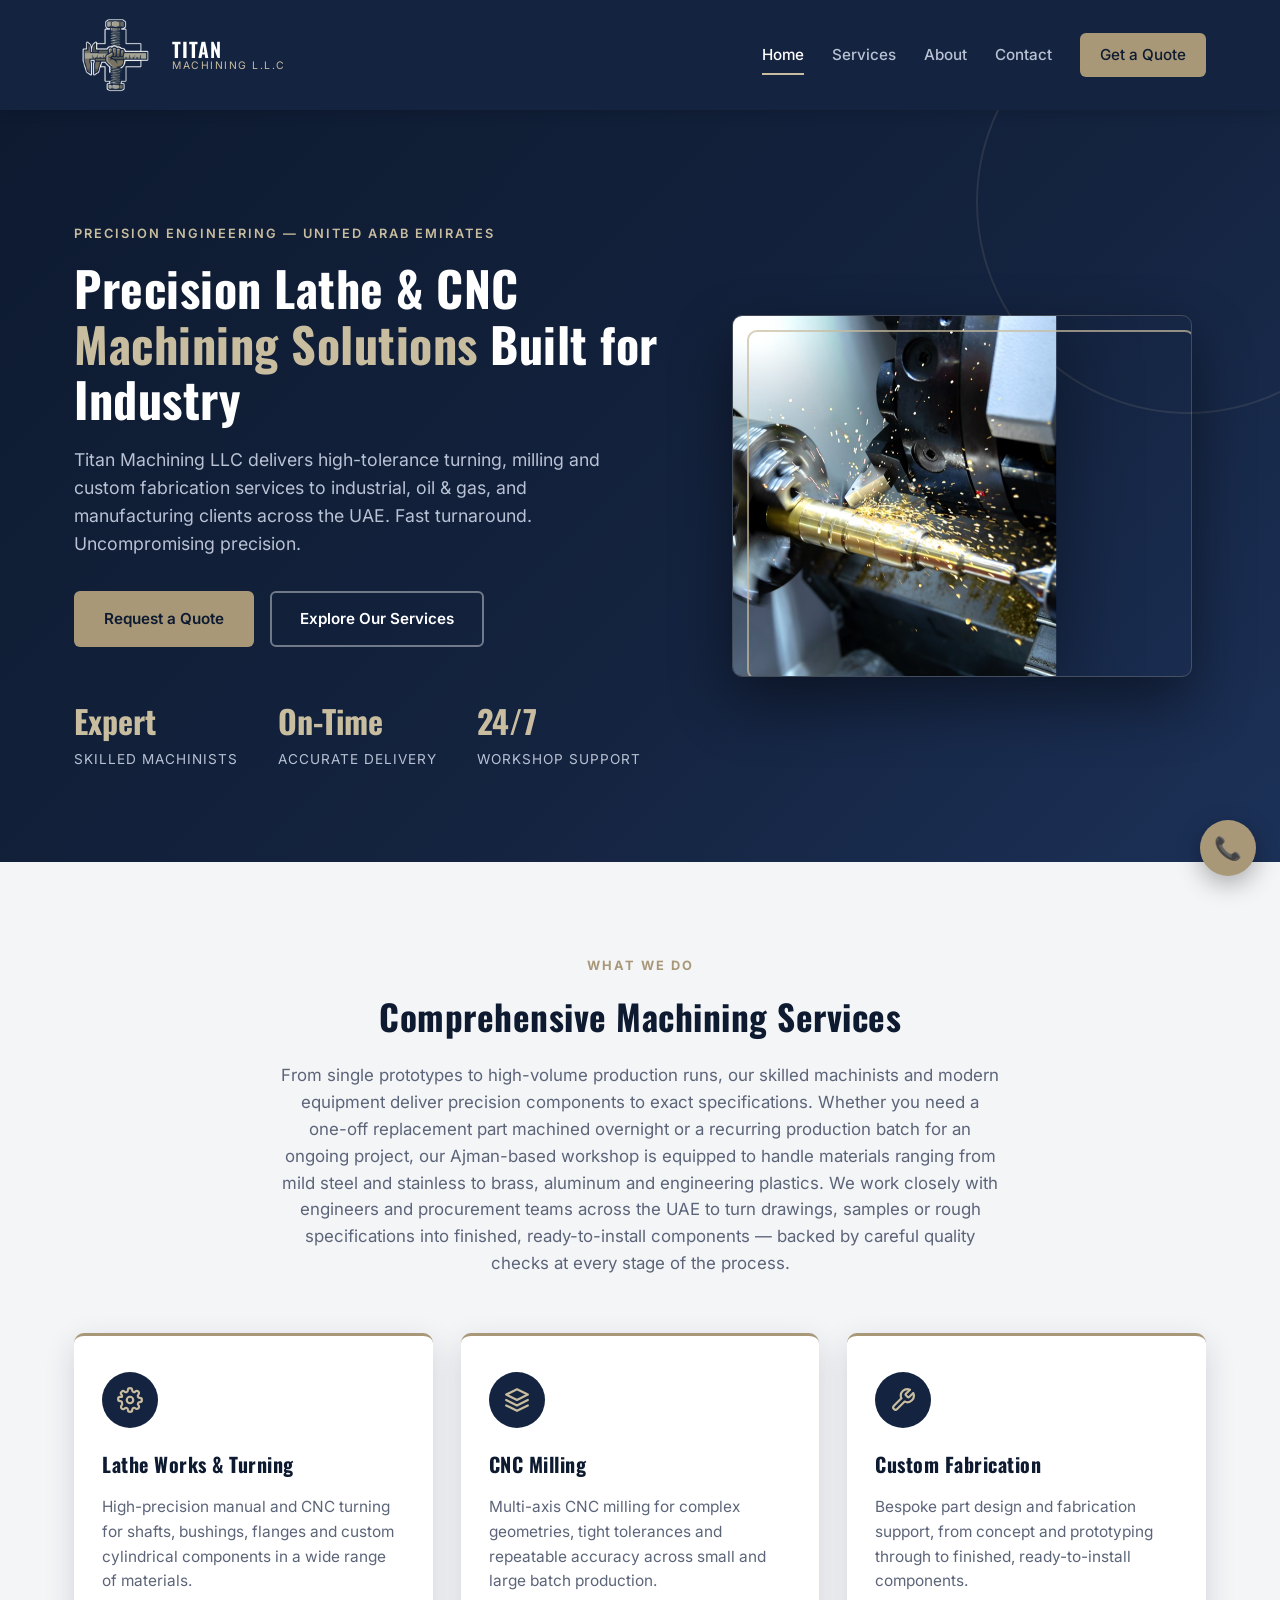
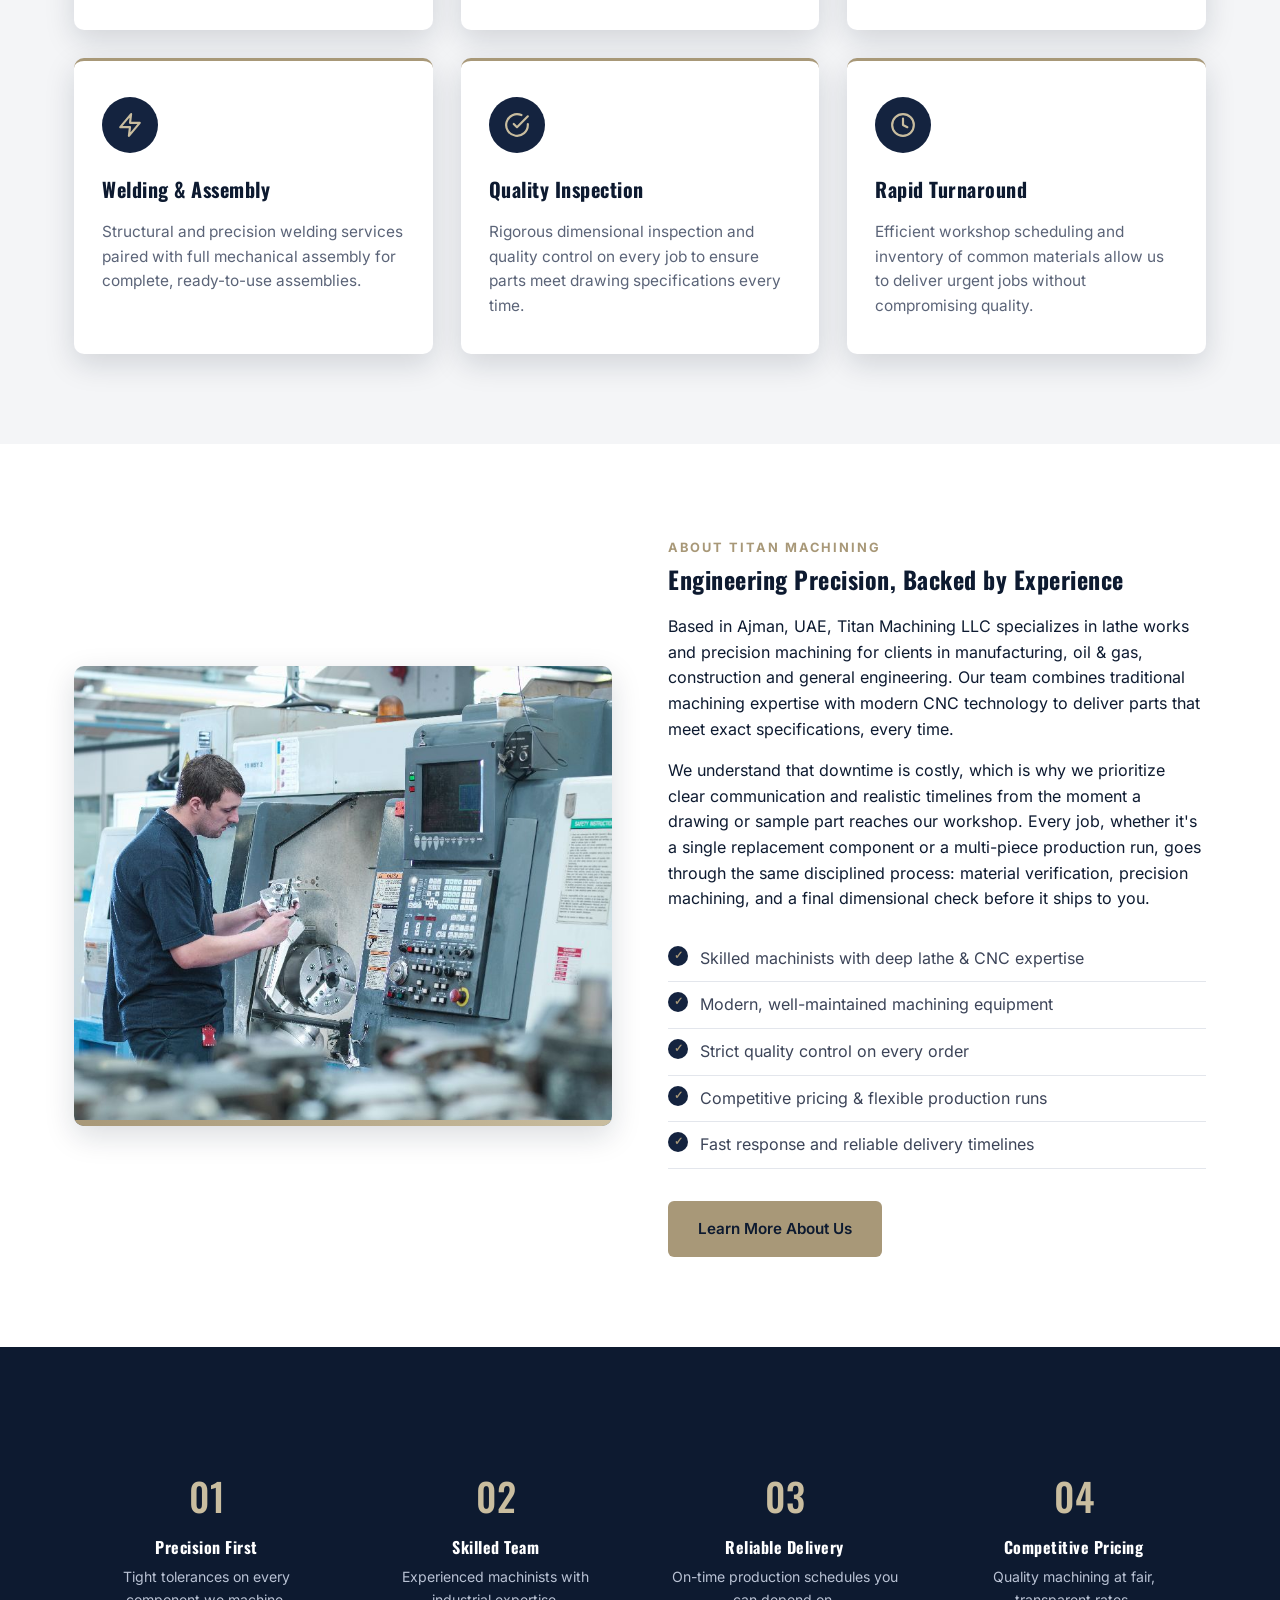
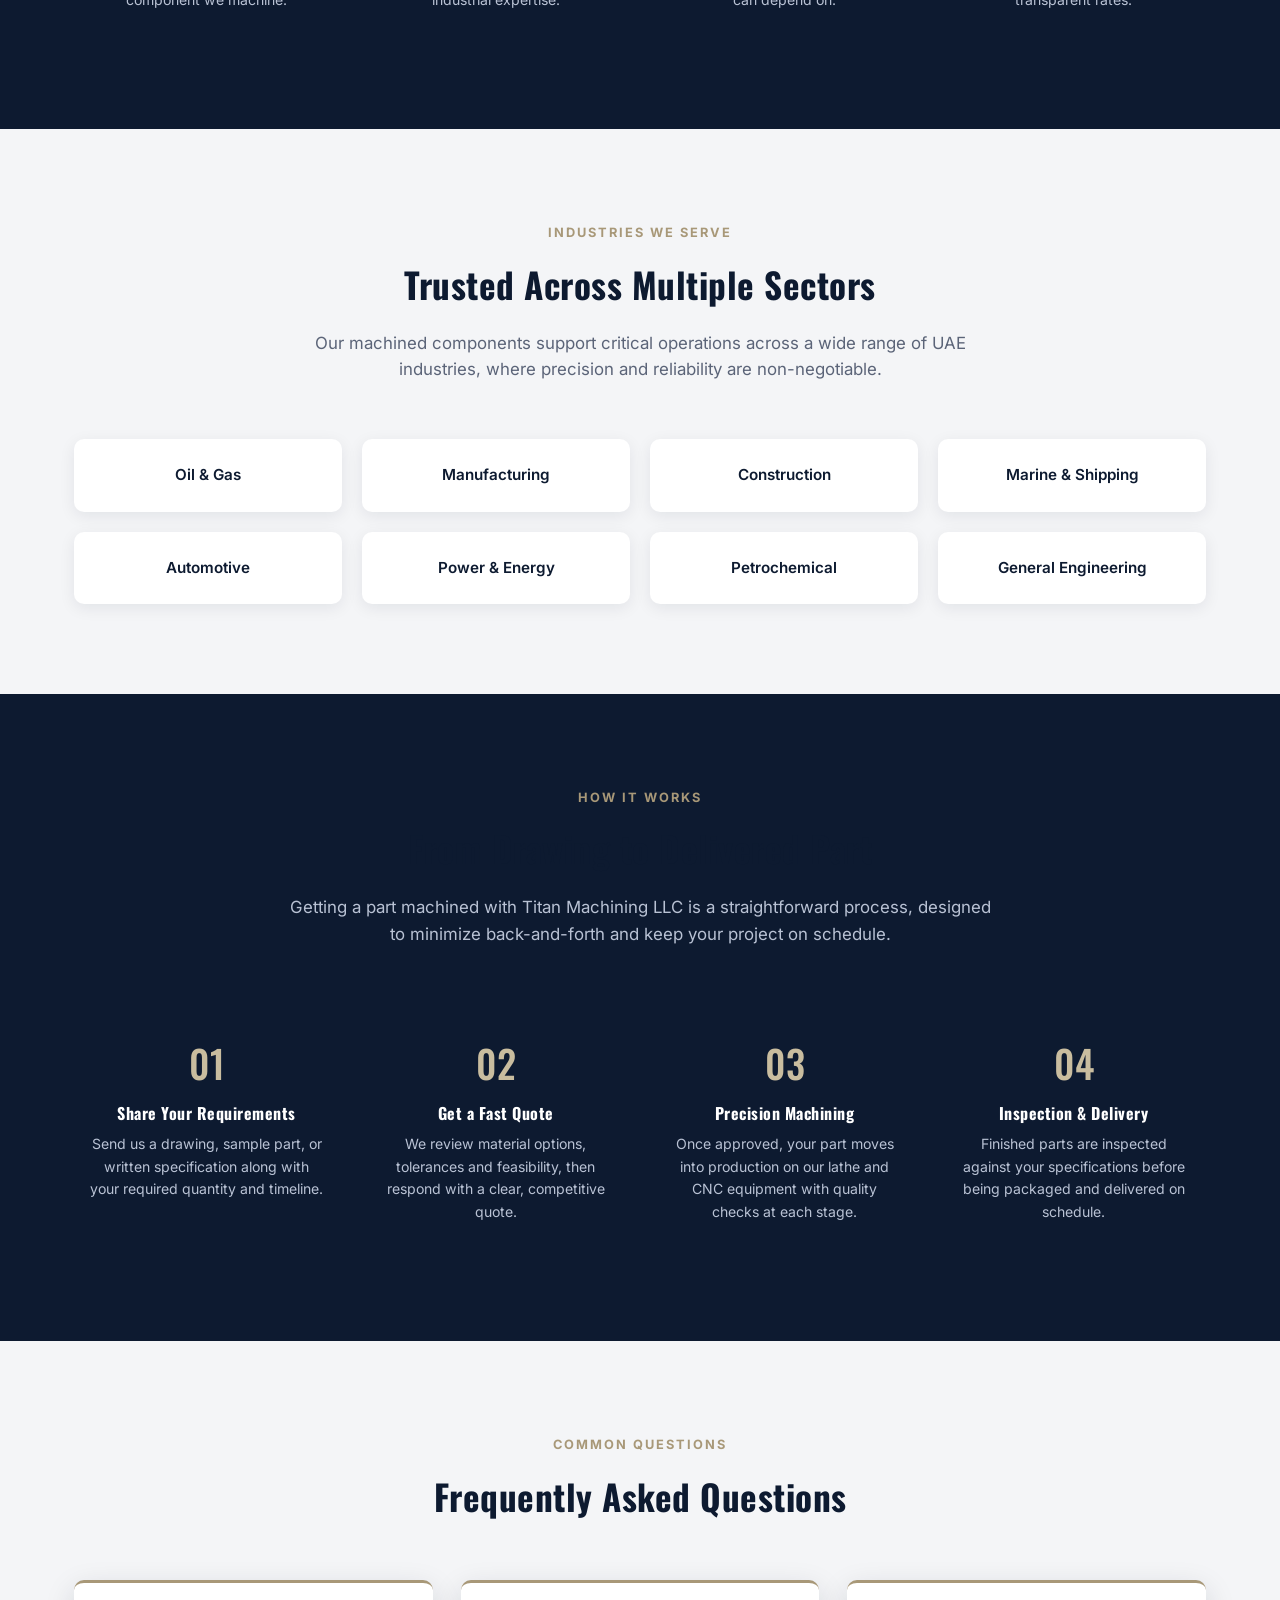
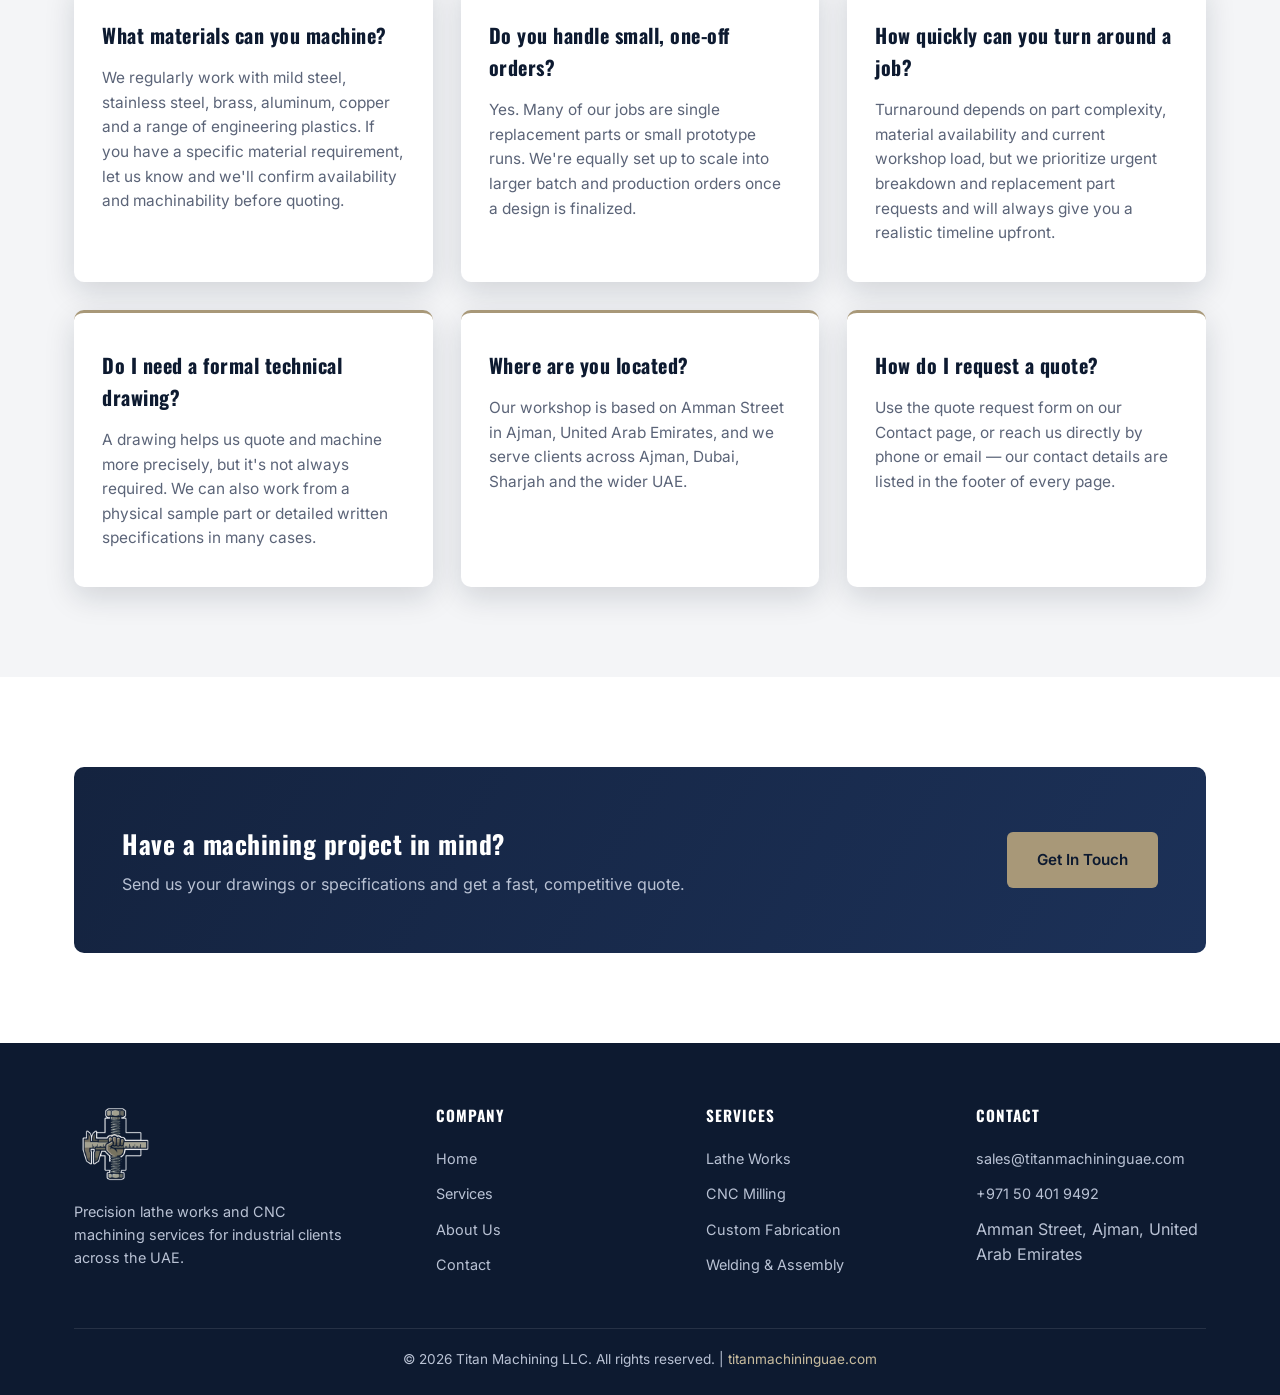
<file: index.html>
<!DOCTYPE html>
<html lang="en">
<head>
<meta charset="UTF-8">
<meta name="viewport" content="width=device-width, initial-scale=1.0">
<title>Titan Machining LLC | Precision Lathe & CNC Machining in UAE</title>
<meta name="description" content="Titan Machining LLC offers precision lathe works, CNC milling and custom fabrication for industrial clients across the UAE. Get a fast quote today.">
<meta name="keywords" content="lathe works UAE, CNC machining UAE, precision machining Ajman, turning services UAE, machine shop UAE, Titan Machining">
<meta name="author" content="Titan Machining LLC">
<meta name="robots" content="index, follow">
<link rel="canonical" href="https://titanmachininguae.com/">

<!-- Open Graph -->
<meta property="og:type" content="website">
<meta property="og:title" content="Titan Machining LLC | Precision Lathe & CNC Machining in UAE">
<meta property="og:description" content="Precision lathe works, CNC machining and custom fabrication based in the UAE. Get a fast quote today.">
<meta property="og:url" content="https://titanmachininguae.com/">
<meta property="og:image" content="https://titanmachininguae.com/images/logo.jpg">
<meta property="og:locale" content="en_AE">

<!-- Twitter -->
<meta name="twitter:card" content="summary_large_image">
<meta name="twitter:title" content="Titan Machining LLC | Precision Lathe & CNC Machining in UAE">
<meta name="twitter:description" content="Precision lathe works, CNC machining and custom fabrication based in the UAE.">
<meta name="twitter:image" content="https://titanmachininguae.com/images/logo.jpg">

<link rel="icon" href="images/logo-icon-transparent.png" type="image/png">
<link rel="preload" as="font" type="font/woff2" href="fonts/inter-latin.woff2" crossorigin>
<link rel="preload" as="image" href="images/lathe-1.jpg" fetchpriority="high">
<link rel="stylesheet" href="css/style.css">

<script type="application/ld+json">
{
  "@context": "https://schema.org",
  "@type": "LocalBusiness",
  "name": "Titan Machining LLC",
  "image": "https://titanmachininguae.com/images/logo.jpg",
  "url": "https://titanmachininguae.com/",
  "telephone": "+971504019492",
  "email": "sales@titanmachininguae.com",
  "priceRange": "$$",
  "address": {
    "@type": "PostalAddress",
    "streetAddress": "Amman Street",
    "addressLocality": "Ajman",
    "addressCountry": "AE"
  },
  "geo": {
    "@type": "GeoCoordinates",
    "latitude": "25.4052",
    "longitude": "55.5136"
  },
  "openingHoursSpecification": {
    "@type": "OpeningHoursSpecification",
    "dayOfWeek": ["Monday","Tuesday","Wednesday","Thursday","Friday","Saturday"],
    "opens": "08:00",
    "closes": "18:00"
  },
  "sameAs": []
}
</script>

<script type="application/ld+json">
{
  "@context": "https://schema.org",
  "@type": "FAQPage",
  "mainEntity": [
    {
      "@type": "Question",
      "name": "What materials can you machine?",
      "acceptedAnswer": {
        "@type": "Answer",
        "text": "We regularly work with mild steel, stainless steel, brass, aluminum, copper and a range of engineering plastics. If you have a specific material requirement, let us know and we'll confirm availability and machinability before quoting."
      }
    },
    {
      "@type": "Question",
      "name": "Do you handle small, one-off orders?",
      "acceptedAnswer": {
        "@type": "Answer",
        "text": "Yes. Many of our jobs are single replacement parts or small prototype runs. We're equally set up to scale into larger batch and production orders once a design is finalized."
      }
    },
    {
      "@type": "Question",
      "name": "How quickly can you turn around a job?",
      "acceptedAnswer": {
        "@type": "Answer",
        "text": "Turnaround depends on part complexity, material availability and current workshop load, but we prioritize urgent breakdown and replacement part requests and will always give you a realistic timeline upfront."
      }
    },
    {
      "@type": "Question",
      "name": "Do I need a formal technical drawing?",
      "acceptedAnswer": {
        "@type": "Answer",
        "text": "A drawing helps us quote and machine more precisely, but it's not always required. We can also work from a physical sample part or detailed written specifications in many cases."
      }
    },
    {
      "@type": "Question",
      "name": "Where are you located?",
      "acceptedAnswer": {
        "@type": "Answer",
        "text": "Our workshop is based on Amman Street in Ajman, United Arab Emirates, and we serve clients across Ajman, Dubai, Sharjah and the wider UAE."
      }
    },
    {
      "@type": "Question",
      "name": "How do I request a quote?",
      "acceptedAnswer": {
        "@type": "Answer",
        "text": "Use the quote request form on our Contact page, or reach us directly by phone or email."
      }
    }
  ]
}
</script>
</head>
<body>

<header class="site-header">
  <div class="navbar">
    <a href="./" class="brand">
      <img src="images/logo-icon-transparent.png" alt="Titan Machining LLC logo" width="250" height="237">
      <span class="brand-text">
        <span class="name">TITAN</span>
        <span class="tagline">Machining L.L.C</span>
      </span>
    </a>
    <nav class="nav-links" id="navLinks">
      <a href="./" class="active">Home</a>
      <a href="services/">Services</a>
      <a href="about/">About</a>
      <a href="contact/">Contact</a>
      <a href="contact/" class="nav-cta">Get a Quote</a>
    </nav>
    <button class="nav-toggle" id="navToggle" aria-label="Toggle menu">&#9776;</button>
  </div>
</header>

<section class="hero">
  <div class="container hero-inner">
    <div>
      <span class="hero-eyebrow">Precision Engineering &mdash; United Arab Emirates</span>
      <h1>Precision Lathe &amp; CNC <span>Machining Solutions</span> Built for Industry</h1>
      <p class="lead">Titan Machining LLC delivers high-tolerance turning, milling and custom fabrication services to industrial, oil &amp; gas, and manufacturing clients across the UAE. Fast turnaround. Uncompromising precision.</p>
      <div class="btn-group">
        <a href="contact/" class="btn btn-primary">Request a Quote</a>
        <a href="services/" class="btn btn-outline">Explore Our Services</a>
      </div>
      <div class="hero-stats">
        <div class="stat"><strong>Expert</strong><span>Skilled Machinists</span></div>
        <div class="stat"><strong>On-Time</strong><span>Accurate Delivery</span></div>
        <div class="stat"><strong>24/7</strong><span>Workshop Support</span></div>
      </div>
    </div>
    <div class="hero-visual">
      <div class="hero-photo-frame">
        <img src="images/lathe-1.jpg" alt="CNC lathe machine operating at Titan Machining LLC workshop in Ajman, UAE" width="1000" height="666" fetchpriority="high">
      </div>
    </div>
  </div>
</section>

<section class="section-light" id="services">
  <div class="container">
    <div class="section-head">
      <span class="eyebrow">What We Do</span>
      <h2>Comprehensive Machining Services</h2>
      <p>From single prototypes to high-volume production runs, our skilled machinists and modern equipment deliver precision components to exact specifications. Whether you need a one-off replacement part machined overnight or a recurring production batch for an ongoing project, our Ajman-based workshop is equipped to handle materials ranging from mild steel and stainless to brass, aluminum and engineering plastics. We work closely with engineers and procurement teams across the UAE to turn drawings, samples or rough specifications into finished, ready-to-install components — backed by careful quality checks at every stage of the process.</p>
    </div>
    <div class="services-grid">
      <div class="service-card">
        <div class="icon"><svg viewBox="0 0 24 24" fill="none" stroke="currentColor" stroke-width="2" stroke-linecap="round" stroke-linejoin="round" class="icon-svg"><circle cx="12" cy="12" r="3"></circle><path d="M19.4 15a1.65 1.65 0 0 0 .33 1.82l.06.06a2 2 0 1 1-2.83 2.83l-.06-.06a1.65 1.65 0 0 0-1.82-.33 1.65 1.65 0 0 0-1 1.51V21a2 2 0 0 1-4 0v-.09A1.65 1.65 0 0 0 9 19.4a1.65 1.65 0 0 0-1.82.33l-.06.06a2 2 0 1 1-2.83-2.83l.06-.06a1.65 1.65 0 0 0 .33-1.82A1.65 1.65 0 0 0 3 13.09H3a2 2 0 0 1 0-4h.09A1.65 1.65 0 0 0 4.6 9a1.65 1.65 0 0 0-.33-1.82l-.06-.06a2 2 0 1 1 2.83-2.83l.06.06a1.65 1.65 0 0 0 1.82.33H9a1.65 1.65 0 0 0 1-1.51V3a2 2 0 0 1 4 0v.09a1.65 1.65 0 0 0 1 1.51 1.65 1.65 0 0 0 1.82-.33l.06-.06a2 2 0 1 1 2.83 2.83l-.06.06a1.65 1.65 0 0 0-.33 1.82V9a1.65 1.65 0 0 0 1.51 1H21a2 2 0 0 1 0 4h-.09a1.65 1.65 0 0 0-1.51 1z"></path></svg></div>
        <h3>Lathe Works &amp; Turning</h3>
        <p>High-precision manual and CNC turning for shafts, bushings, flanges and custom cylindrical components in a wide range of materials.</p>
      </div>
      <div class="service-card">
        <div class="icon"><svg viewBox="0 0 24 24" fill="none" stroke="currentColor" stroke-width="2" stroke-linecap="round" stroke-linejoin="round" class="icon-svg"><polygon points="12 2 2 7 12 12 22 7 12 2"></polygon><polyline points="2 17 12 22 22 17"></polyline><polyline points="2 12 12 17 22 12"></polyline></svg></div>
        <h3>CNC Milling</h3>
        <p>Multi-axis CNC milling for complex geometries, tight tolerances and repeatable accuracy across small and large batch production.</p>
      </div>
      <div class="service-card">
        <div class="icon"><svg viewBox="0 0 24 24" fill="none" stroke="currentColor" stroke-width="2" stroke-linecap="round" stroke-linejoin="round" class="icon-svg"><path d="M14.7 6.3a1 1 0 0 0 0 1.4l1.6 1.6a1 1 0 0 0 1.4 0l3.77-3.77a6 6 0 0 1-7.94 7.94l-6.91 6.91a2.12 2.12 0 0 1-3-3l6.91-6.91a6 6 0 0 1 7.94-7.94l-3.76 3.76z"></path></svg></div>
        <h3>Custom Fabrication</h3>
        <p>Bespoke part design and fabrication support, from concept and prototyping through to finished, ready-to-install components.</p>
      </div>
      <div class="service-card">
        <div class="icon"><svg viewBox="0 0 24 24" fill="none" stroke="currentColor" stroke-width="2" stroke-linecap="round" stroke-linejoin="round" class="icon-svg"><polygon points="13 2 3 14 12 14 11 22 21 10 12 10 13 2"></polygon></svg></div>
        <h3>Welding &amp; Assembly</h3>
        <p>Structural and precision welding services paired with full mechanical assembly for complete, ready-to-use assemblies.</p>
      </div>
      <div class="service-card">
        <div class="icon"><svg viewBox="0 0 24 24" fill="none" stroke="currentColor" stroke-width="2" stroke-linecap="round" stroke-linejoin="round" class="icon-svg"><path d="M22 11.08V12a10 10 0 1 1-5.93-9.14"></path><polyline points="22 4 12 14.01 9 11.01"></polyline></svg></div>
        <h3>Quality Inspection</h3>
        <p>Rigorous dimensional inspection and quality control on every job to ensure parts meet drawing specifications every time.</p>
      </div>
      <div class="service-card">
        <div class="icon"><svg viewBox="0 0 24 24" fill="none" stroke="currentColor" stroke-width="2" stroke-linecap="round" stroke-linejoin="round" class="icon-svg"><circle cx="12" cy="12" r="10"></circle><polyline points="12 6 12 12 16 14"></polyline></svg></div>
        <h3>Rapid Turnaround</h3>
        <p>Efficient workshop scheduling and inventory of common materials allow us to deliver urgent jobs without compromising quality.</p>
      </div>
    </div>
  </div>
</section>

<section class="section-white" id="about">
  <div class="container about-grid">
    <div class="about-image">
      <img src="images/about-worker.jpg" alt="Titan Machining LLC machinist inspecting precision parts on a CNC lathe" width="1200" height="669" loading="lazy">
    </div>
    <div>
      <span class="eyebrow">About Titan Machining</span>
      <h2>Engineering Precision, Backed by Experience</h2>
      <p>Based in Ajman, UAE, Titan Machining LLC specializes in lathe works and precision machining for clients in manufacturing, oil &amp; gas, construction and general engineering. Our team combines traditional machining expertise with modern CNC technology to deliver parts that meet exact specifications, every time.</p>
      <p>We understand that downtime is costly, which is why we prioritize clear communication and realistic timelines from the moment a drawing or sample part reaches our workshop. Every job, whether it's a single replacement component or a multi-piece production run, goes through the same disciplined process: material verification, precision machining, and a final dimensional check before it ships to you.</p>
      <ul class="about-list">
        <li>Skilled machinists with deep lathe &amp; CNC expertise</li>
        <li>Modern, well-maintained machining equipment</li>
        <li>Strict quality control on every order</li>
        <li>Competitive pricing &amp; flexible production runs</li>
        <li>Fast response and reliable delivery timelines</li>
      </ul>
      <a href="about/" class="btn btn-primary">Learn More About Us</a>
    </div>
  </div>
</section>

<section class="section-dark">
  <div class="container">
    <div class="feature-strip">
      <div class="feature-item"><div class="num">01</div><h4>Precision First</h4><p>Tight tolerances on every component we machine.</p></div>
      <div class="feature-item"><div class="num">02</div><h4>Skilled Team</h4><p>Experienced machinists with industrial expertise.</p></div>
      <div class="feature-item"><div class="num">03</div><h4>Reliable Delivery</h4><p>On-time production schedules you can depend on.</p></div>
      <div class="feature-item"><div class="num">04</div><h4>Competitive Pricing</h4><p>Quality machining at fair, transparent rates.</p></div>
    </div>
  </div>
</section>

<section class="section-light">
  <div class="container">
    <div class="section-head">
      <span class="eyebrow">Industries We Serve</span>
      <h2>Trusted Across Multiple Sectors</h2>
      <p>Our machined components support critical operations across a wide range of UAE industries, where precision and reliability are non-negotiable.</p>
    </div>
    <div class="industries-grid">
      <div class="industry-card">Oil &amp; Gas</div>
      <div class="industry-card">Manufacturing</div>
      <div class="industry-card">Construction</div>
      <div class="industry-card">Marine &amp; Shipping</div>
      <div class="industry-card">Automotive</div>
      <div class="industry-card">Power &amp; Energy</div>
      <div class="industry-card">Petrochemical</div>
      <div class="industry-card">General Engineering</div>
    </div>
  </div>
</section>

<section class="section-dark">
  <div class="container">
    <div class="section-head">
      <span class="eyebrow">How It Works</span>
      <h2>From Drawing to Delivered Part</h2>
      <p>Getting a part machined with Titan Machining LLC is a straightforward process, designed to minimize back-and-forth and keep your project on schedule.</p>
    </div>
    <div class="feature-strip">
      <div class="feature-item"><div class="num">01</div><h4>Share Your Requirements</h4><p>Send us a drawing, sample part, or written specification along with your required quantity and timeline.</p></div>
      <div class="feature-item"><div class="num">02</div><h4>Get a Fast Quote</h4><p>We review material options, tolerances and feasibility, then respond with a clear, competitive quote.</p></div>
      <div class="feature-item"><div class="num">03</div><h4>Precision Machining</h4><p>Once approved, your part moves into production on our lathe and CNC equipment with quality checks at each stage.</p></div>
      <div class="feature-item"><div class="num">04</div><h4>Inspection &amp; Delivery</h4><p>Finished parts are inspected against your specifications before being packaged and delivered on schedule.</p></div>
    </div>
  </div>
</section>

<section class="section-light">
  <div class="container">
    <div class="section-head">
      <span class="eyebrow">Common Questions</span>
      <h2>Frequently Asked Questions</h2>
    </div>
    <div class="services-grid">
      <div class="service-card">
        <h3>What materials can you machine?</h3>
        <p>We regularly work with mild steel, stainless steel, brass, aluminum, copper and a range of engineering plastics. If you have a specific material requirement, let us know and we'll confirm availability and machinability before quoting.</p>
      </div>
      <div class="service-card">
        <h3>Do you handle small, one-off orders?</h3>
        <p>Yes. Many of our jobs are single replacement parts or small prototype runs. We're equally set up to scale into larger batch and production orders once a design is finalized.</p>
      </div>
      <div class="service-card">
        <h3>How quickly can you turn around a job?</h3>
        <p>Turnaround depends on part complexity, material availability and current workshop load, but we prioritize urgent breakdown and replacement part requests and will always give you a realistic timeline upfront.</p>
      </div>
      <div class="service-card">
        <h3>Do I need a formal technical drawing?</h3>
        <p>A drawing helps us quote and machine more precisely, but it's not always required. We can also work from a physical sample part or detailed written specifications in many cases.</p>
      </div>
      <div class="service-card">
        <h3>Where are you located?</h3>
        <p>Our workshop is based on Amman Street in Ajman, United Arab Emirates, and we serve clients across Ajman, Dubai, Sharjah and the wider UAE.</p>
      </div>
      <div class="service-card">
        <h3>How do I request a quote?</h3>
        <p>Use the quote request form on our <a href="contact/">Contact page</a>, or reach us directly by phone or email — our contact details are listed in the footer of every page.</p>
      </div>
    </div>
  </div>
</section>

<section class="section-white">
  <div class="container">
    <div class="cta-banner">
      <div>
        <h3>Have a machining project in mind?</h3>
        <p>Send us your drawings or specifications and get a fast, competitive quote.</p>
      </div>
      <a href="contact/" class="btn btn-primary">Get In Touch</a>
    </div>
  </div>
</section>

<footer class="site-footer">
  <div class="container">
    <div class="footer-grid">
      <div class="footer-brand">
        <img src="images/logo-icon-transparent.png" alt="Titan Machining LLC logo" width="250" height="237">
        <p>Precision lathe works and CNC machining services for industrial clients across the UAE.</p>
      </div>
      <div class="footer-col">
        <h4>Company</h4>
        <ul>
          <li><a href="./">Home</a></li>
          <li><a href="services/">Services</a></li>
          <li><a href="about/">About Us</a></li>
          <li><a href="contact/">Contact</a></li>
        </ul>
      </div>
      <div class="footer-col">
        <h4>Services</h4>
        <ul>
          <li><a href="services/">Lathe Works</a></li>
          <li><a href="services/">CNC Milling</a></li>
          <li><a href="services/">Custom Fabrication</a></li>
          <li><a href="services/">Welding &amp; Assembly</a></li>
        </ul>
      </div>
      <div class="footer-col">
        <h4>Contact</h4>
        <ul>
          <li><a href="#" class="email-link" data-user="sales" data-domain="titanmachininguae.com">Email Us</a></li>
          <li><a href="tel:+971504019492">+971 50 401 9492</a></li>
          <li><address>Amman Street, Ajman, United Arab Emirates</address></li>
        </ul>
      </div>
    </div>
    <div class="footer-bottom">
      &copy; <span id="year"></span> Titan Machining LLC. All rights reserved. | <a href="https://titanmachininguae.com">titanmachininguae.com</a>
    </div>
  </div>
</footer>

<a href="tel:+971504019492" class="float-cta" aria-label="Call Titan Machining">&#128222;</a>

<script src="js/main.js"></script>
</body>
</html>
</file>
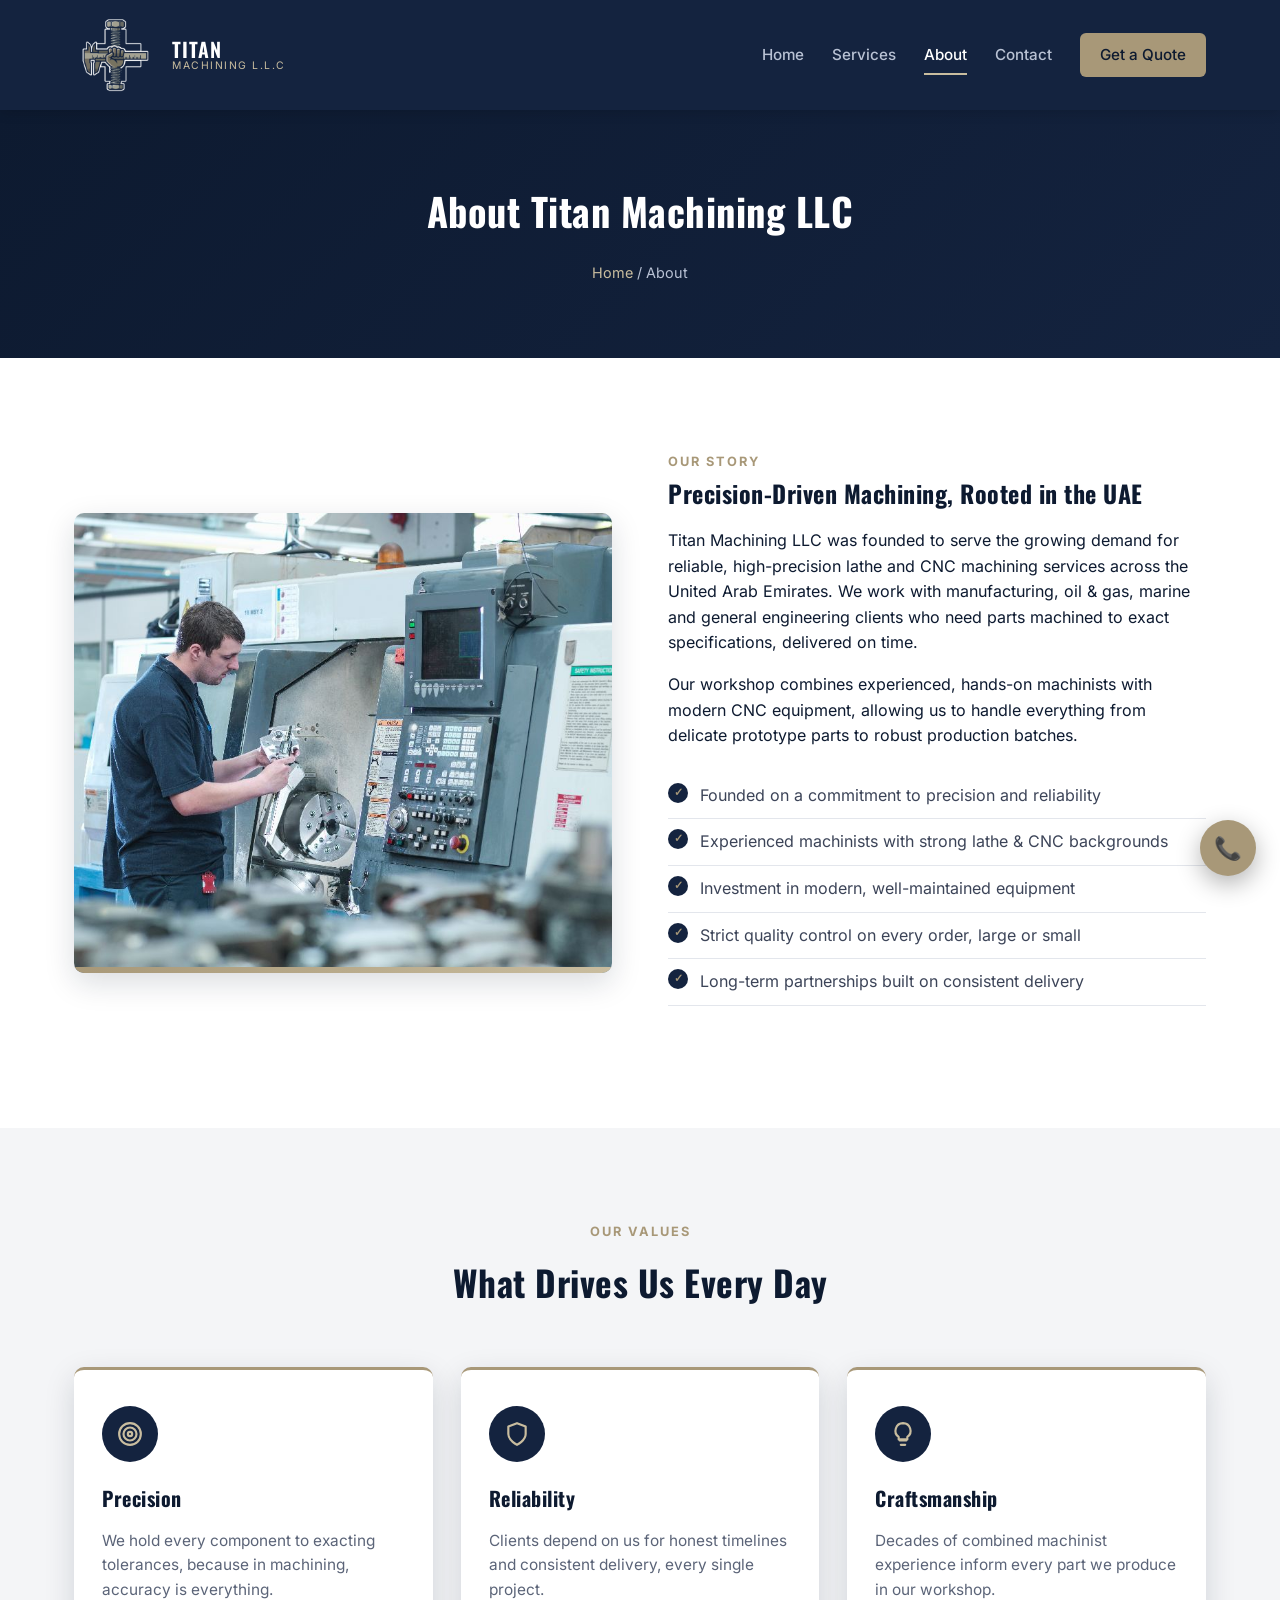
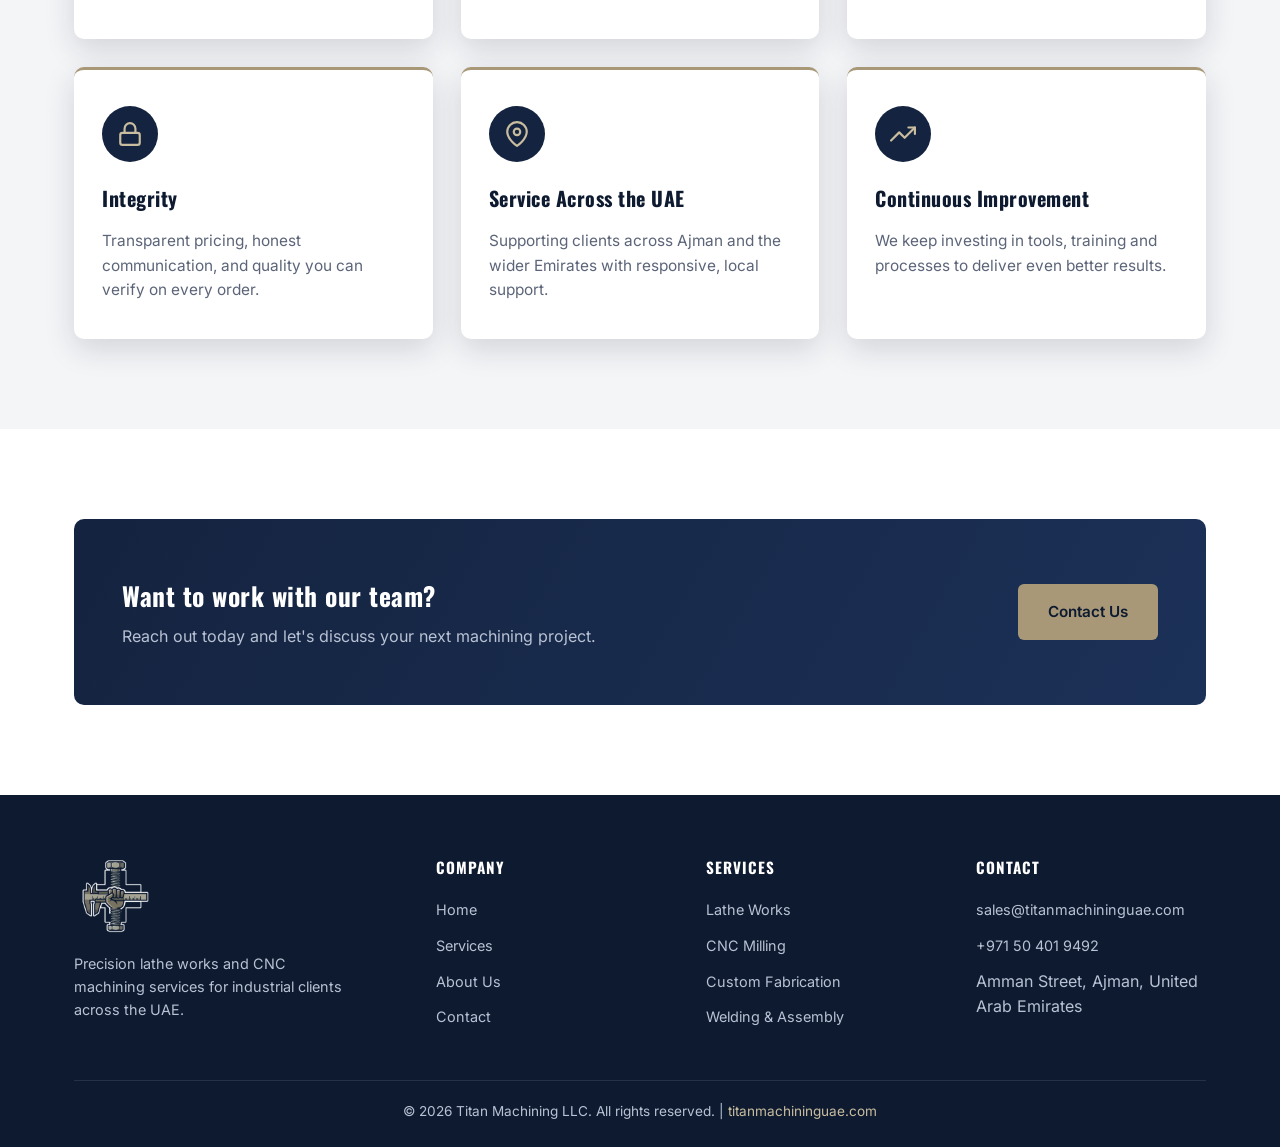
<file: about/index.html>
<!DOCTYPE html>
<html lang="en">
<head>
<meta charset="UTF-8">
<meta name="viewport" content="width=device-width, initial-scale=1.0">
<title>About Us | Titan Machining LLC | Precision Machining UAE</title>
<meta name="description" content="Learn about Titan Machining LLC, a UAE-based precision lathe and CNC machining company committed to quality, reliability and engineering excellence.">
<meta name="keywords" content="about Titan Machining, machining company UAE, lathe workshop Ajman">
<meta name="robots" content="index, follow">
<link rel="canonical" href="https://titanmachininguae.com/about/">

<meta property="og:type" content="website">
<meta property="og:title" content="About Titan Machining LLC">
<meta property="og:description" content="A UAE-based precision lathe and CNC machining company committed to quality and reliability.">
<meta property="og:url" content="https://titanmachininguae.com/about/">
<meta property="og:image" content="https://titanmachininguae.com/images/logo.jpg">

<link rel="icon" href="../images/logo-icon-transparent.png" type="image/png">
<link rel="stylesheet" href="../css/style.css">
</head>
<body>

<header class="site-header">
  <div class="navbar">
    <a href="../" class="brand">
      <img src="../images/logo-icon-transparent.png" alt="Titan Machining LLC logo" width="250" height="237">
      <span class="brand-text">
        <span class="name">TITAN</span>
        <span class="tagline">Machining L.L.C</span>
      </span>
    </a>
    <nav class="nav-links" id="navLinks">
      <a href="../">Home</a>
      <a href="../services/">Services</a>
      <a href="../about/" class="active">About</a>
      <a href="../contact/">Contact</a>
      <a href="../contact/" class="nav-cta">Get a Quote</a>
    </nav>
    <button class="nav-toggle" id="navToggle" aria-label="Toggle menu">&#9776;</button>
  </div>
</header>

<section class="page-hero">
  <div class="container">
    <h1>About Titan Machining LLC</h1>
    <p class="crumb"><a href="../">Home</a> / About</p>
  </div>
</section>

<section class="section-white">
  <div class="container about-grid">
    <div class="about-image">
      <img src="../images/about-worker.jpg" alt="Titan Machining LLC machinist inspecting precision parts on a CNC lathe" width="1200" height="669" loading="lazy">
    </div>
    <div>
      <span class="eyebrow">Our Story</span>
      <h2>Precision-Driven Machining, Rooted in the UAE</h2>
      <p>Titan Machining LLC was founded to serve the growing demand for reliable, high-precision lathe and CNC machining services across the United Arab Emirates. We work with manufacturing, oil &amp; gas, marine and general engineering clients who need parts machined to exact specifications, delivered on time.</p>
      <p>Our workshop combines experienced, hands-on machinists with modern CNC equipment, allowing us to handle everything from delicate prototype parts to robust production batches.</p>
      <ul class="about-list">
        <li>Founded on a commitment to precision and reliability</li>
        <li>Experienced machinists with strong lathe &amp; CNC backgrounds</li>
        <li>Investment in modern, well-maintained equipment</li>
        <li>Strict quality control on every order, large or small</li>
        <li>Long-term partnerships built on consistent delivery</li>
      </ul>
    </div>
  </div>
</section>

<section class="section-light">
  <div class="container">
    <div class="section-head">
      <span class="eyebrow">Our Values</span>
      <h2>What Drives Us Every Day</h2>
    </div>
    <div class="services-grid">
      <div class="service-card">
        <div class="icon"><svg viewBox="0 0 24 24" fill="none" stroke="currentColor" stroke-width="2" stroke-linecap="round" stroke-linejoin="round" class="icon-svg"><circle cx="12" cy="12" r="10"></circle><circle cx="12" cy="12" r="6"></circle><circle cx="12" cy="12" r="2"></circle></svg></div>
        <h3>Precision</h3>
        <p>We hold every component to exacting tolerances, because in machining, accuracy is everything.</p>
      </div>
      <div class="service-card">
        <div class="icon"><svg viewBox="0 0 24 24" fill="none" stroke="currentColor" stroke-width="2" stroke-linecap="round" stroke-linejoin="round" class="icon-svg"><path d="M12 22s8-4 8-10V5l-8-3-8 3v7c0 6 8 10 8 10z"></path></svg></div>
        <h3>Reliability</h3>
        <p>Clients depend on us for honest timelines and consistent delivery, every single project.</p>
      </div>
      <div class="service-card">
        <div class="icon"><svg viewBox="0 0 24 24" fill="none" stroke="currentColor" stroke-width="2" stroke-linecap="round" stroke-linejoin="round" class="icon-svg"><path d="M9 18h6"></path><path d="M10 22h4"></path><path d="M12 2a7 7 0 0 0-4 12.7V17h8v-2.3A7 7 0 0 0 12 2z" stroke-linejoin="round"></path></svg></div>
        <h3>Craftsmanship</h3>
        <p>Decades of combined machinist experience inform every part we produce in our workshop.</p>
      </div>
      <div class="service-card">
        <div class="icon"><svg viewBox="0 0 24 24" fill="none" stroke="currentColor" stroke-width="2" stroke-linecap="round" stroke-linejoin="round" class="icon-svg"><rect x="3" y="11" width="18" height="11" rx="2" ry="2"></rect><path d="M7 11V7a5 5 0 0 1 10 0v4"></path></svg></div>
        <h3>Integrity</h3>
        <p>Transparent pricing, honest communication, and quality you can verify on every order.</p>
      </div>
      <div class="service-card">
        <div class="icon"><svg viewBox="0 0 24 24" fill="none" stroke="currentColor" stroke-width="2" stroke-linecap="round" stroke-linejoin="round" class="icon-svg"><path d="M21 10c0 7-9 13-9 13s-9-6-9-13a9 9 0 1 1 18 0z"></path><circle cx="12" cy="10" r="3"></circle></svg></div>
        <h3>Service Across the UAE</h3>
        <p>Supporting clients across Ajman and the wider Emirates with responsive, local support.</p>
      </div>
      <div class="service-card">
        <div class="icon"><svg viewBox="0 0 24 24" fill="none" stroke="currentColor" stroke-width="2" stroke-linecap="round" stroke-linejoin="round" class="icon-svg"><polyline points="23 6 13.5 15.5 8.5 10.5 1 18"></polyline><polyline points="17 6 23 6 23 12"></polyline></svg></div>
        <h3>Continuous Improvement</h3>
        <p>We keep investing in tools, training and processes to deliver even better results.</p>
      </div>
    </div>
  </div>
</section>

<section class="section-white">
  <div class="container">
    <div class="cta-banner">
      <div>
        <h3>Want to work with our team?</h3>
        <p>Reach out today and let's discuss your next machining project.</p>
      </div>
      <a href="../contact/" class="btn btn-primary">Contact Us</a>
    </div>
  </div>
</section>

<footer class="site-footer">
  <div class="container">
    <div class="footer-grid">
      <div class="footer-brand">
        <img src="../images/logo-icon-transparent.png" alt="Titan Machining LLC logo" width="250" height="237">
        <p>Precision lathe works and CNC machining services for industrial clients across the UAE.</p>
      </div>
      <div class="footer-col">
        <h4>Company</h4>
        <ul>
          <li><a href="../">Home</a></li>
          <li><a href="../services/">Services</a></li>
          <li><a href="../about/">About Us</a></li>
          <li><a href="../contact/">Contact</a></li>
        </ul>
      </div>
      <div class="footer-col">
        <h4>Services</h4>
        <ul>
          <li><a href="../services/">Lathe Works</a></li>
          <li><a href="../services/">CNC Milling</a></li>
          <li><a href="../services/">Custom Fabrication</a></li>
          <li><a href="../services/">Welding &amp; Assembly</a></li>
        </ul>
      </div>
      <div class="footer-col">
        <h4>Contact</h4>
        <ul>
          <li><a href="#" class="email-link" data-user="sales" data-domain="titanmachininguae.com">Email Us</a></li>
          <li><a href="tel:+971504019492">+971 50 401 9492</a></li>
          <li><address>Amman Street, Ajman, United Arab Emirates</address></li>
        </ul>
      </div>
    </div>
    <div class="footer-bottom">
      &copy; <span id="year"></span> Titan Machining LLC. All rights reserved. | <a href="https://titanmachininguae.com">titanmachininguae.com</a>
    </div>
  </div>
</footer>

<a href="tel:+971504019492" class="float-cta" aria-label="Call Titan Machining">&#128222;</a>

<script src="../js/main.js"></script>
</body>
</html>
</file>
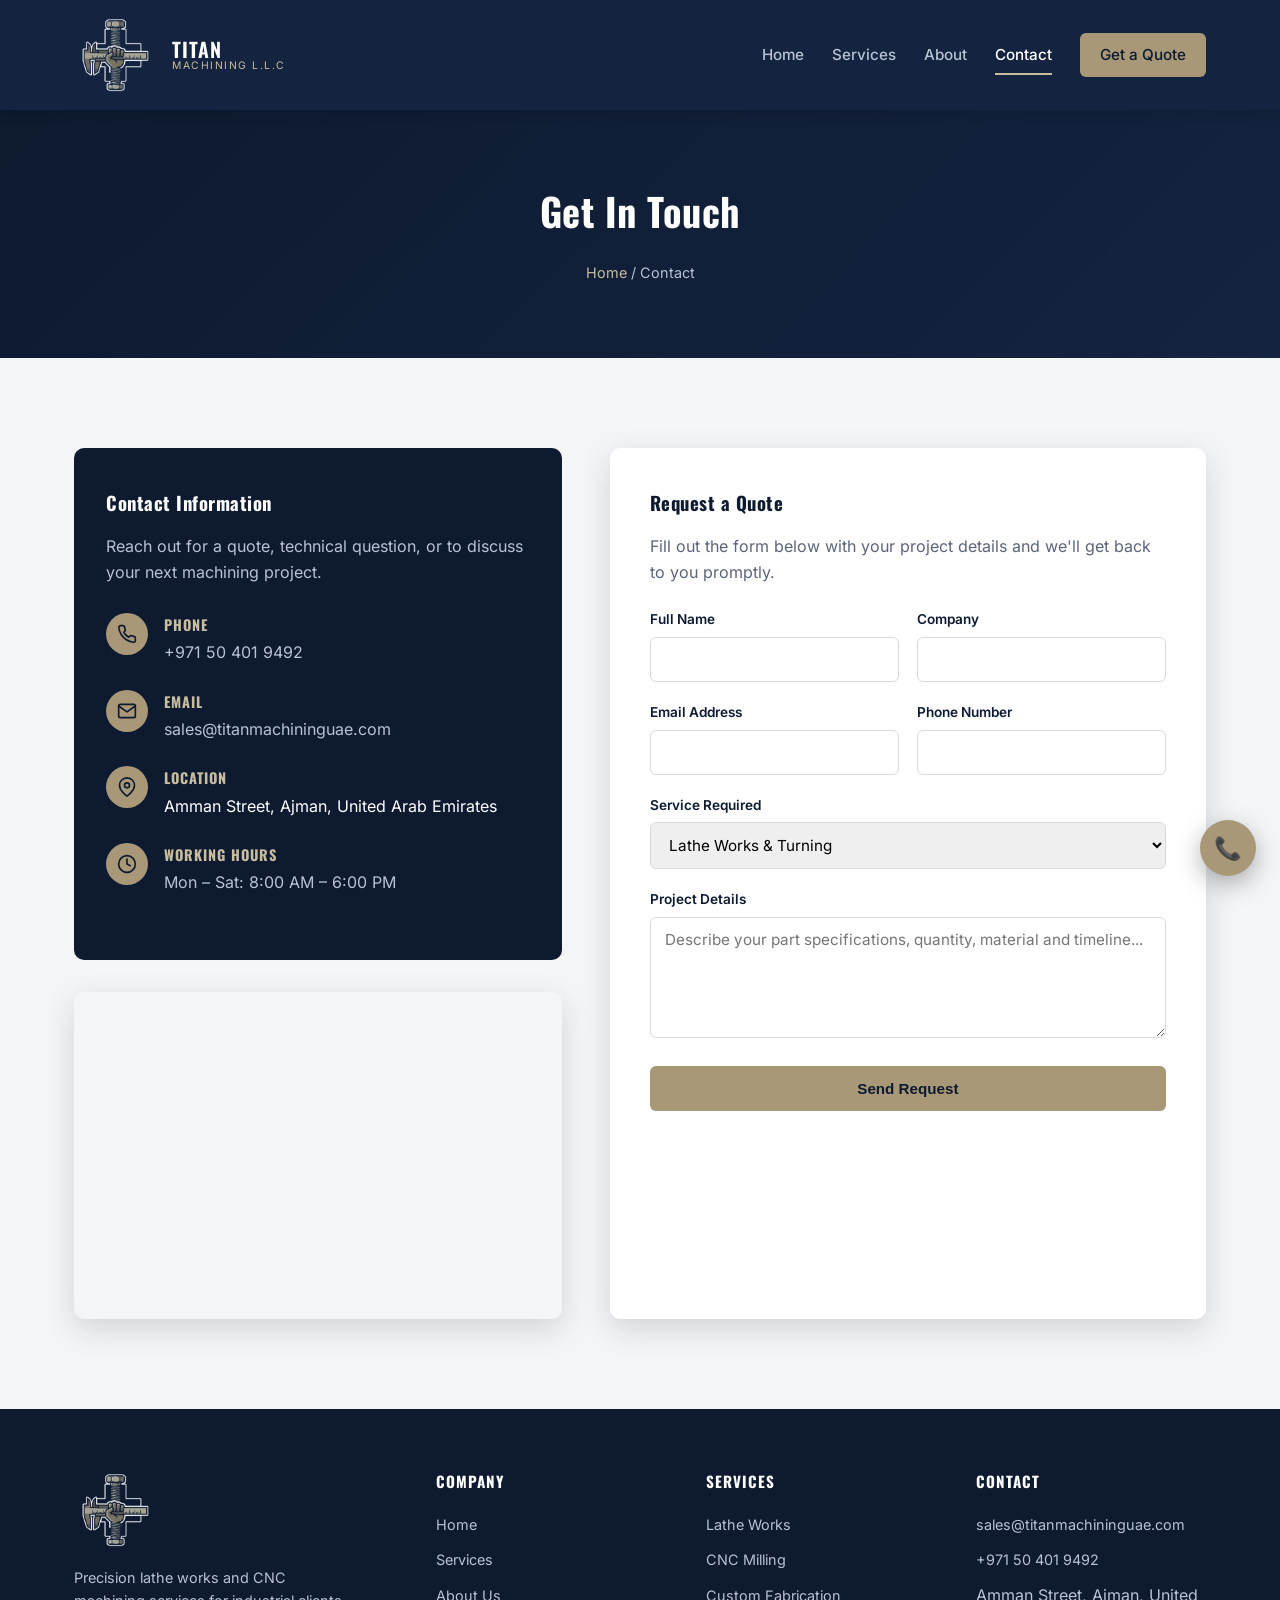
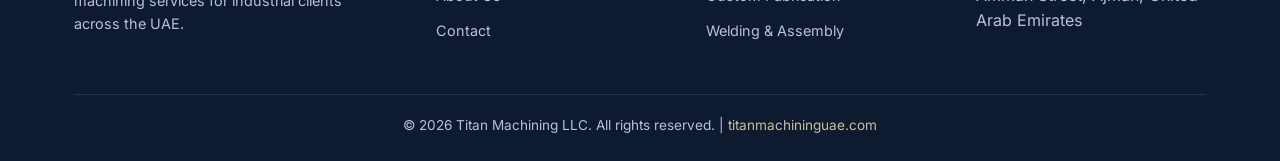
<file: contact/index.html>
<!DOCTYPE html>
<html lang="en">
<head>
<meta charset="UTF-8">
<meta name="viewport" content="width=device-width, initial-scale=1.0">
<title>Contact Us | Titan Machining LLC | Get a Quote in the UAE</title>
<meta name="description" content="Contact Titan Machining LLC for precision lathe and CNC machining services in the UAE. Call +971 50 401 9492 or email sales@titanmachininguae.com for a fast quote.">
<meta name="keywords" content="contact Titan Machining, machining quote UAE, lathe works contact Ajman">
<meta name="robots" content="index, follow">
<link rel="canonical" href="https://titanmachininguae.com/contact/">

<meta property="og:type" content="website">
<meta property="og:title" content="Contact Titan Machining LLC">
<meta property="og:description" content="Get in touch for precision lathe and CNC machining services in the UAE.">
<meta property="og:url" content="https://titanmachininguae.com/contact/">
<meta property="og:image" content="https://titanmachininguae.com/images/logo.jpg">

<link rel="icon" href="../images/logo-icon-transparent.png" type="image/png">
<link rel="stylesheet" href="../css/style.css">

<script type="application/ld+json">
{
  "@context": "https://schema.org",
  "@type": "ContactPage",
  "name": "Contact Titan Machining LLC",
  "url": "https://titanmachininguae.com/contact/",
  "mainEntity": {
    "@type": "LocalBusiness",
    "name": "Titan Machining LLC",
    "telephone": "+971504019492",
    "email": "sales@titanmachininguae.com",
    "address": {
      "@type": "PostalAddress",
      "streetAddress": "Amman Street",
      "addressLocality": "Ajman",
      "addressCountry": "AE"
    }
  }
}
</script>
</head>
<body>

<header class="site-header">
  <div class="navbar">
    <a href="../" class="brand">
      <img src="../images/logo-icon-transparent.png" alt="Titan Machining LLC logo" width="250" height="237">
      <span class="brand-text">
        <span class="name">TITAN</span>
        <span class="tagline">Machining L.L.C</span>
      </span>
    </a>
    <nav class="nav-links" id="navLinks">
      <a href="../">Home</a>
      <a href="../services/">Services</a>
      <a href="../about/">About</a>
      <a href="../contact/" class="active">Contact</a>
      <a href="../contact/" class="nav-cta">Get a Quote</a>
    </nav>
    <button class="nav-toggle" id="navToggle" aria-label="Toggle menu">&#9776;</button>
  </div>
</header>

<section class="page-hero">
  <div class="container">
    <h1>Get In Touch</h1>
    <p class="crumb"><a href="../">Home</a> / Contact</p>
  </div>
</section>

<section class="section-light">
  <div class="container contact-grid">
    <div>
      <div class="contact-info-card">
        <h3>Contact Information</h3>
        <p class="subtitle">Reach out for a quote, technical question, or to discuss your next machining project.</p>

        <div class="contact-detail">
          <div class="icon"><svg viewBox="0 0 24 24" fill="none" stroke="currentColor" stroke-width="2" stroke-linecap="round" stroke-linejoin="round" class="icon-svg"><path d="M22 16.92v3a2 2 0 0 1-2.18 2 19.79 19.79 0 0 1-8.63-3.07 19.5 19.5 0 0 1-6-6 19.79 19.79 0 0 1-3.07-8.67A2 2 0 0 1 4.11 2h3a2 2 0 0 1 2 1.72c.13.96.36 1.9.7 2.81a2 2 0 0 1-.45 2.11L8.09 9.91a16 16 0 0 0 6 6l1.27-1.27a2 2 0 0 1 2.11-.45c.91.34 1.85.57 2.81.7A2 2 0 0 1 22 16.92z"></path></svg></div>
          <div>
            <h4>Phone</h4>
            <a href="tel:+971504019492">+971 50 401 9492</a>
          </div>
        </div>

        <div class="contact-detail">
          <div class="icon"><svg viewBox="0 0 24 24" fill="none" stroke="currentColor" stroke-width="2" stroke-linecap="round" stroke-linejoin="round" class="icon-svg"><path d="M4 4h16c1.1 0 2 .9 2 2v12c0 1.1-.9 2-2 2H4c-1.1 0-2-.9-2-2V6c0-1.1.9-2 2-2z"></path><polyline points="22 6 12 13 2 6"></polyline></svg></div>
          <div>
            <h4>Email</h4>
            <a href="#" class="email-link" data-user="sales" data-domain="titanmachininguae.com">Email Us</a>
          </div>
        </div>

        <div class="contact-detail">
          <div class="icon"><svg viewBox="0 0 24 24" fill="none" stroke="currentColor" stroke-width="2" stroke-linecap="round" stroke-linejoin="round" class="icon-svg"><path d="M21 10c0 7-9 13-9 13s-9-6-9-13a9 9 0 1 1 18 0z"></path><circle cx="12" cy="10" r="3"></circle></svg></div>
          <div>
            <h4>Location</h4>
            <address>Amman Street, Ajman, United Arab Emirates</address>
          </div>
        </div>

        <div class="contact-detail">
          <div class="icon"><svg viewBox="0 0 24 24" fill="none" stroke="currentColor" stroke-width="2" stroke-linecap="round" stroke-linejoin="round" class="icon-svg"><circle cx="12" cy="12" r="10"></circle><polyline points="12 6 12 12 16 14"></polyline></svg></div>
          <div>
            <h4>Working Hours</h4>
            <p>Mon &ndash; Sat: 8:00 AM &ndash; 6:00 PM</p>
          </div>
        </div>
      </div>

      <div class="map-embed">
        <iframe src="https://www.google.com/maps?q=Amman+Street,Ajman,UAE&output=embed" loading="lazy" referrerpolicy="no-referrer-when-downgrade" title="Titan Machining LLC location map"></iframe>
      </div>
    </div>

    <div class="contact-form">
      <h3>Request a Quote</h3>
      <p class="subtitle">Fill out the form below with your project details and we'll get back to you promptly.</p>
      <form action="https://formsubmit.co/sales@titanmachininguae.com" method="POST">
        <input type="hidden" name="_subject" value="New Quote Request - Titan Machining Website">
        <input type="hidden" name="_template" value="table">
        <div class="form-row">
          <div class="form-group">
            <label for="name">Full Name</label>
            <input type="text" id="name" name="Name" required>
          </div>
          <div class="form-group">
            <label for="company">Company</label>
            <input type="text" id="company" name="Company">
          </div>
        </div>
        <div class="form-row">
          <div class="form-group">
            <label for="email">Email Address</label>
            <input type="email" id="email" name="Email" required>
          </div>
          <div class="form-group">
            <label for="phone">Phone Number</label>
            <input type="tel" id="phone" name="Phone">
          </div>
        </div>
        <div class="form-group">
          <label for="service">Service Required</label>
          <select id="service" name="Service">
            <option>Lathe Works &amp; Turning</option>
            <option>CNC Milling</option>
            <option>Custom Fabrication</option>
            <option>Welding &amp; Assembly</option>
            <option>Quality Inspection</option>
            <option>Other</option>
          </select>
        </div>
        <div class="form-group">
          <label for="message">Project Details</label>
          <textarea id="message" name="Message" rows="5" required placeholder="Describe your part specifications, quantity, material and timeline..."></textarea>
        </div>
        <button type="submit" class="btn btn-primary btn-submit">Send Request</button>
      </form>
    </div>
  </div>
</section>

<footer class="site-footer">
  <div class="container">
    <div class="footer-grid">
      <div class="footer-brand">
        <img src="../images/logo-icon-transparent.png" alt="Titan Machining LLC logo" width="250" height="237">
        <p>Precision lathe works and CNC machining services for industrial clients across the UAE.</p>
      </div>
      <div class="footer-col">
        <h4>Company</h4>
        <ul>
          <li><a href="../">Home</a></li>
          <li><a href="../services/">Services</a></li>
          <li><a href="../about/">About Us</a></li>
          <li><a href="../contact/">Contact</a></li>
        </ul>
      </div>
      <div class="footer-col">
        <h4>Services</h4>
        <ul>
          <li><a href="../services/">Lathe Works</a></li>
          <li><a href="../services/">CNC Milling</a></li>
          <li><a href="../services/">Custom Fabrication</a></li>
          <li><a href="../services/">Welding &amp; Assembly</a></li>
        </ul>
      </div>
      <div class="footer-col">
        <h4>Contact</h4>
        <ul>
          <li><a href="#" class="email-link" data-user="sales" data-domain="titanmachininguae.com">Email Us</a></li>
          <li><a href="tel:+971504019492">+971 50 401 9492</a></li>
          <li><address>Amman Street, Ajman, United Arab Emirates</address></li>
        </ul>
      </div>
    </div>
    <div class="footer-bottom">
      &copy; <span id="year"></span> Titan Machining LLC. All rights reserved. | <a href="https://titanmachininguae.com">titanmachininguae.com</a>
    </div>
  </div>
</footer>

<a href="tel:+971504019492" class="float-cta" aria-label="Call Titan Machining">&#128222;</a>

<script src="../js/main.js"></script>
</body>
</html>
</file>
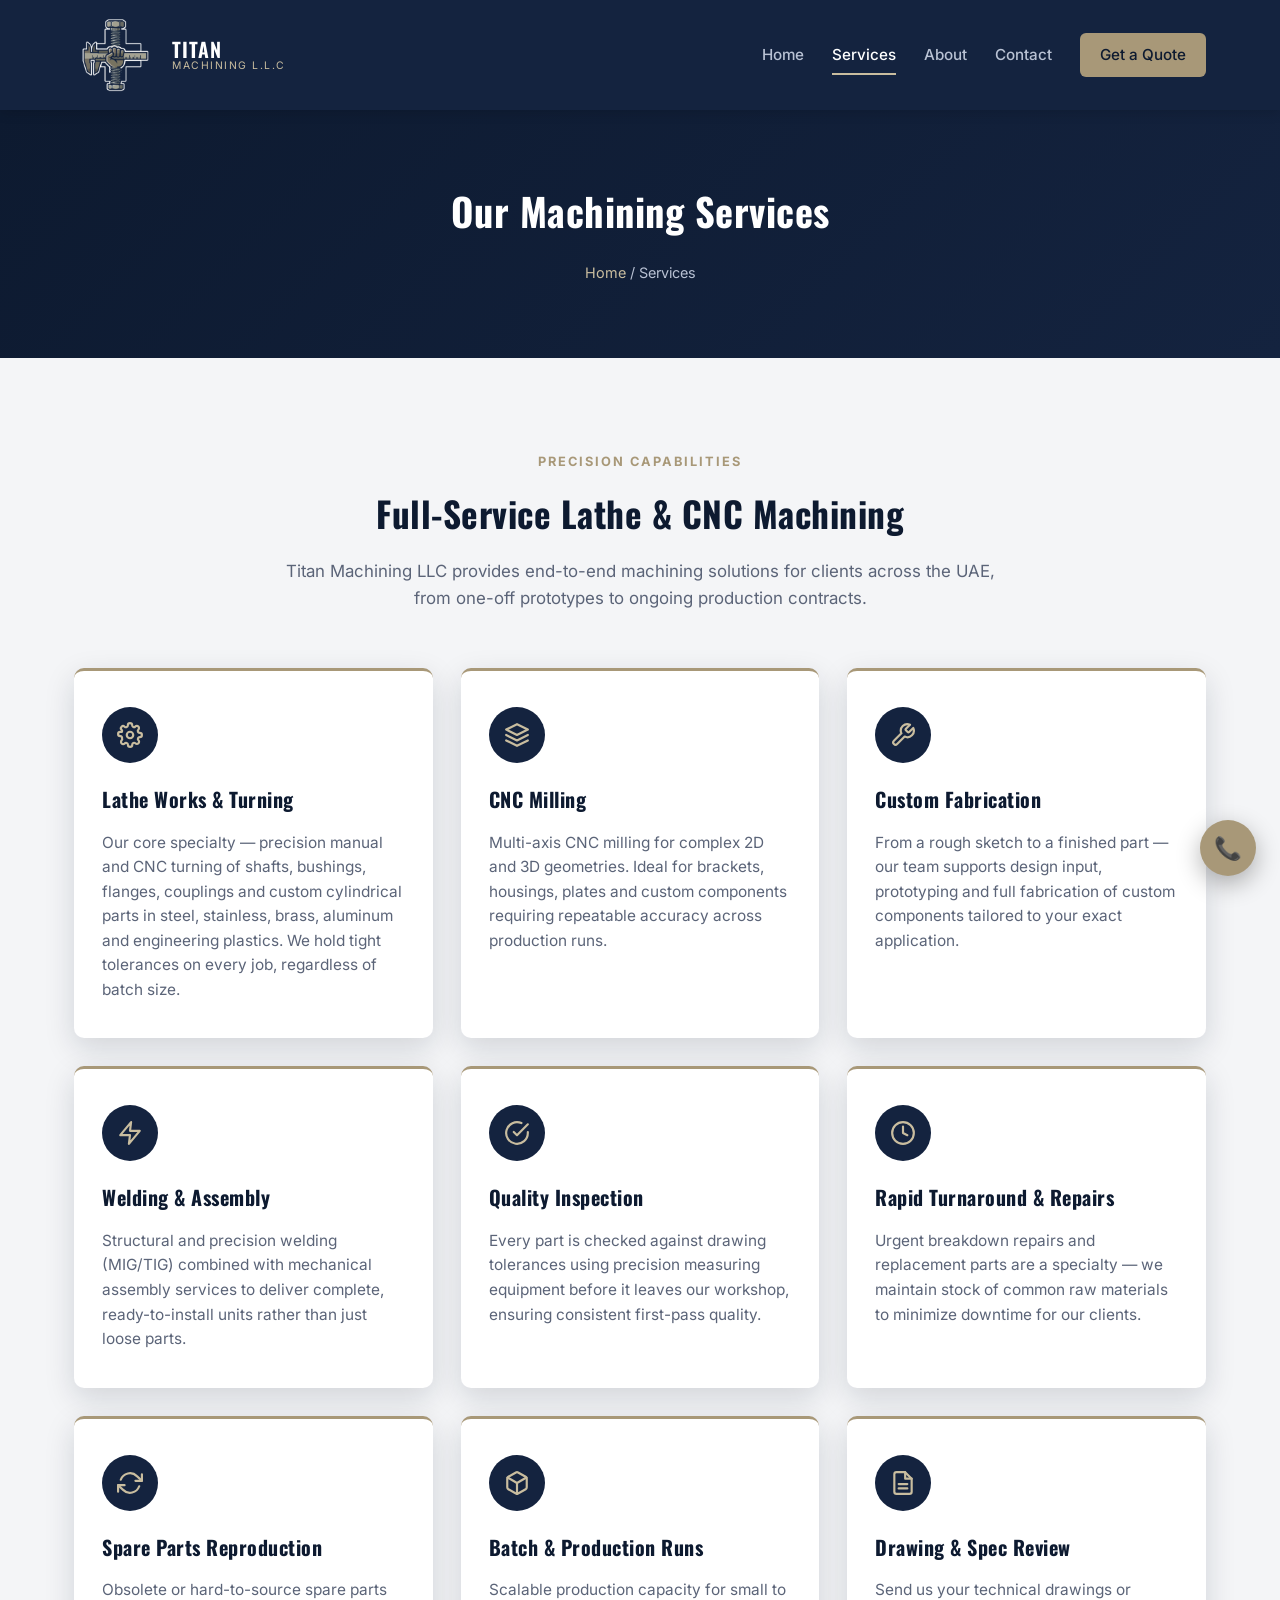
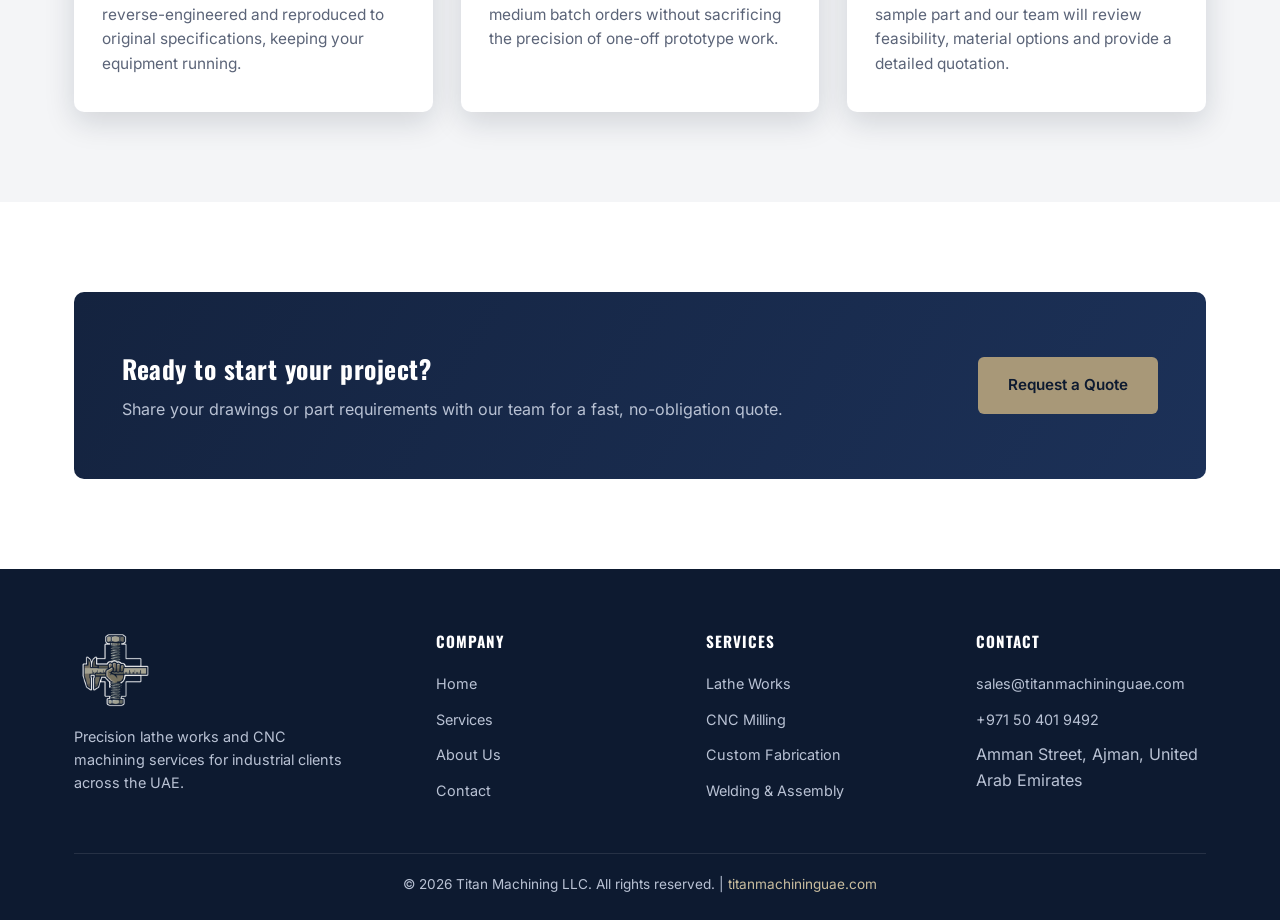
<file: services/index.html>
<!DOCTYPE html>
<html lang="en">
<head>
<meta charset="UTF-8">
<meta name="viewport" content="width=device-width, initial-scale=1.0">
<title>Machining Services | Lathe Works, CNC Milling & Fabrication | Titan Machining LLC</title>
<meta name="description" content="Explore Titan Machining LLC's full range of services in the UAE: precision lathe works, CNC milling, custom fabrication, welding & assembly, and quality inspection.">
<meta name="keywords" content="lathe works UAE, CNC milling UAE, custom fabrication Ajman, welding services UAE, machining services UAE">
<meta name="robots" content="index, follow">
<link rel="canonical" href="https://titanmachininguae.com/services/">

<meta property="og:type" content="website">
<meta property="og:title" content="Machining Services | Titan Machining LLC">
<meta property="og:description" content="Precision lathe works, CNC milling, fabrication, welding and quality inspection services in the UAE.">
<meta property="og:url" content="https://titanmachininguae.com/services/">
<meta property="og:image" content="https://titanmachininguae.com/images/logo.jpg">

<link rel="icon" href="../images/logo-icon-transparent.png" type="image/png">
<link rel="stylesheet" href="../css/style.css">

<script type="application/ld+json">
{
  "@context": "https://schema.org",
  "@type": "Service",
  "serviceType": "Precision Machining",
  "provider": {
    "@type": "LocalBusiness",
    "name": "Titan Machining LLC",
    "telephone": "+971504019492",
    "email": "sales@titanmachininguae.com"
  },
  "areaServed": "United Arab Emirates",
  "hasOfferCatalog": {
    "@type": "OfferCatalog",
    "name": "Machining Services",
    "itemListElement": [
      {"@type": "Offer", "itemOffered": {"@type": "Service", "name": "Lathe Works & Turning"}},
      {"@type": "Offer", "itemOffered": {"@type": "Service", "name": "CNC Milling"}},
      {"@type": "Offer", "itemOffered": {"@type": "Service", "name": "Custom Fabrication"}},
      {"@type": "Offer", "itemOffered": {"@type": "Service", "name": "Welding & Assembly"}},
      {"@type": "Offer", "itemOffered": {"@type": "Service", "name": "Quality Inspection"}}
    ]
  }
}
</script>
</head>
<body>

<header class="site-header">
  <div class="navbar">
    <a href="../" class="brand">
      <img src="../images/logo-icon-transparent.png" alt="Titan Machining LLC logo" width="250" height="237">
      <span class="brand-text">
        <span class="name">TITAN</span>
        <span class="tagline">Machining L.L.C</span>
      </span>
    </a>
    <nav class="nav-links" id="navLinks">
      <a href="../">Home</a>
      <a href="../services/" class="active">Services</a>
      <a href="../about/">About</a>
      <a href="../contact/">Contact</a>
      <a href="../contact/" class="nav-cta">Get a Quote</a>
    </nav>
    <button class="nav-toggle" id="navToggle" aria-label="Toggle menu">&#9776;</button>
  </div>
</header>

<section class="page-hero">
  <div class="container">
    <h1>Our Machining Services</h1>
    <p class="crumb"><a href="../">Home</a> / Services</p>
  </div>
</section>

<section class="section-light">
  <div class="container">
    <div class="section-head">
      <span class="eyebrow">Precision Capabilities</span>
      <h2>Full-Service Lathe &amp; CNC Machining</h2>
      <p>Titan Machining LLC provides end-to-end machining solutions for clients across the UAE, from one-off prototypes to ongoing production contracts.</p>
    </div>

    <div class="services-grid">
      <div class="service-card">
        <div class="icon"><svg viewBox="0 0 24 24" fill="none" stroke="currentColor" stroke-width="2" stroke-linecap="round" stroke-linejoin="round" class="icon-svg"><circle cx="12" cy="12" r="3"></circle><path d="M19.4 15a1.65 1.65 0 0 0 .33 1.82l.06.06a2 2 0 1 1-2.83 2.83l-.06-.06a1.65 1.65 0 0 0-1.82-.33 1.65 1.65 0 0 0-1 1.51V21a2 2 0 0 1-4 0v-.09A1.65 1.65 0 0 0 9 19.4a1.65 1.65 0 0 0-1.82.33l-.06.06a2 2 0 1 1-2.83-2.83l.06-.06a1.65 1.65 0 0 0 .33-1.82A1.65 1.65 0 0 0 3 13.09H3a2 2 0 0 1 0-4h.09A1.65 1.65 0 0 0 4.6 9a1.65 1.65 0 0 0-.33-1.82l-.06-.06a2 2 0 1 1 2.83-2.83l.06.06a1.65 1.65 0 0 0 1.82.33H9a1.65 1.65 0 0 0 1-1.51V3a2 2 0 0 1 4 0v.09a1.65 1.65 0 0 0 1 1.51 1.65 1.65 0 0 0 1.82-.33l.06-.06a2 2 0 1 1 2.83 2.83l-.06.06a1.65 1.65 0 0 0-.33 1.82V9a1.65 1.65 0 0 0 1.51 1H21a2 2 0 0 1 0 4h-.09a1.65 1.65 0 0 0-1.51 1z"></path></svg></div>
        <h3>Lathe Works &amp; Turning</h3>
        <p>Our core specialty &mdash; precision manual and CNC turning of shafts, bushings, flanges, couplings and custom cylindrical parts in steel, stainless, brass, aluminum and engineering plastics. We hold tight tolerances on every job, regardless of batch size.</p>
      </div>
      <div class="service-card">
        <div class="icon"><svg viewBox="0 0 24 24" fill="none" stroke="currentColor" stroke-width="2" stroke-linecap="round" stroke-linejoin="round" class="icon-svg"><polygon points="12 2 2 7 12 12 22 7 12 2"></polygon><polyline points="2 17 12 22 22 17"></polyline><polyline points="2 12 12 17 22 12"></polyline></svg></div>
        <h3>CNC Milling</h3>
        <p>Multi-axis CNC milling for complex 2D and 3D geometries. Ideal for brackets, housings, plates and custom components requiring repeatable accuracy across production runs.</p>
      </div>
      <div class="service-card">
        <div class="icon"><svg viewBox="0 0 24 24" fill="none" stroke="currentColor" stroke-width="2" stroke-linecap="round" stroke-linejoin="round" class="icon-svg"><path d="M14.7 6.3a1 1 0 0 0 0 1.4l1.6 1.6a1 1 0 0 0 1.4 0l3.77-3.77a6 6 0 0 1-7.94 7.94l-6.91 6.91a2.12 2.12 0 0 1-3-3l6.91-6.91a6 6 0 0 1 7.94-7.94l-3.76 3.76z"></path></svg></div>
        <h3>Custom Fabrication</h3>
        <p>From a rough sketch to a finished part &mdash; our team supports design input, prototyping and full fabrication of custom components tailored to your exact application.</p>
      </div>
      <div class="service-card">
        <div class="icon"><svg viewBox="0 0 24 24" fill="none" stroke="currentColor" stroke-width="2" stroke-linecap="round" stroke-linejoin="round" class="icon-svg"><polygon points="13 2 3 14 12 14 11 22 21 10 12 10 13 2"></polygon></svg></div>
        <h3>Welding &amp; Assembly</h3>
        <p>Structural and precision welding (MIG/TIG) combined with mechanical assembly services to deliver complete, ready-to-install units rather than just loose parts.</p>
      </div>
      <div class="service-card">
        <div class="icon"><svg viewBox="0 0 24 24" fill="none" stroke="currentColor" stroke-width="2" stroke-linecap="round" stroke-linejoin="round" class="icon-svg"><path d="M22 11.08V12a10 10 0 1 1-5.93-9.14"></path><polyline points="22 4 12 14.01 9 11.01"></polyline></svg></div>
        <h3>Quality Inspection</h3>
        <p>Every part is checked against drawing tolerances using precision measuring equipment before it leaves our workshop, ensuring consistent first-pass quality.</p>
      </div>
      <div class="service-card">
        <div class="icon"><svg viewBox="0 0 24 24" fill="none" stroke="currentColor" stroke-width="2" stroke-linecap="round" stroke-linejoin="round" class="icon-svg"><circle cx="12" cy="12" r="10"></circle><polyline points="12 6 12 12 16 14"></polyline></svg></div>
        <h3>Rapid Turnaround &amp; Repairs</h3>
        <p>Urgent breakdown repairs and replacement parts are a specialty &mdash; we maintain stock of common raw materials to minimize downtime for our clients.</p>
      </div>
      <div class="service-card">
        <div class="icon"><svg viewBox="0 0 24 24" fill="none" stroke="currentColor" stroke-width="2" stroke-linecap="round" stroke-linejoin="round" class="icon-svg"><polyline points="23 4 23 10 17 10"></polyline><polyline points="1 20 1 14 7 14"></polyline><path d="M3.51 9a9 9 0 0 1 14.85-3.36L23 10M1 14l4.64 4.36A9 9 0 0 0 20.49 15"></path></svg></div>
        <h3>Spare Parts Reproduction</h3>
        <p>Obsolete or hard-to-source spare parts reverse-engineered and reproduced to original specifications, keeping your equipment running.</p>
      </div>
      <div class="service-card">
        <div class="icon"><svg viewBox="0 0 24 24" fill="none" stroke="currentColor" stroke-width="2" stroke-linecap="round" stroke-linejoin="round" class="icon-svg"><path d="M21 16V8a2 2 0 0 0-1-1.73l-7-4a2 2 0 0 0-2 0l-7 4A2 2 0 0 0 3 8v8a2 2 0 0 0 1 1.73l7 4a2 2 0 0 0 2 0l7-4A2 2 0 0 0 21 16z"></path><polyline points="3.27 6.96 12 12.01 20.73 6.96"></polyline><line x1="12" y1="22.08" x2="12" y2="12"></line></svg></div>
        <h3>Batch &amp; Production Runs</h3>
        <p>Scalable production capacity for small to medium batch orders without sacrificing the precision of one-off prototype work.</p>
      </div>
      <div class="service-card">
        <div class="icon"><svg viewBox="0 0 24 24" fill="none" stroke="currentColor" stroke-width="2" stroke-linecap="round" stroke-linejoin="round" class="icon-svg"><path d="M14 2H6a2 2 0 0 0-2 2v16a2 2 0 0 0 2 2h12a2 2 0 0 0 2-2V8z"></path><polyline points="14 2 14 8 20 8"></polyline><line x1="16" y1="13" x2="8" y2="13"></line><line x1="16" y1="17" x2="8" y2="17"></line></svg></div>
        <h3>Drawing &amp; Spec Review</h3>
        <p>Send us your technical drawings or sample part and our team will review feasibility, material options and provide a detailed quotation.</p>
      </div>
    </div>
  </div>
</section>

<section class="section-white">
  <div class="container">
    <div class="cta-banner">
      <div>
        <h3>Ready to start your project?</h3>
        <p>Share your drawings or part requirements with our team for a fast, no-obligation quote.</p>
      </div>
      <a href="../contact/" class="btn btn-primary">Request a Quote</a>
    </div>
  </div>
</section>

<footer class="site-footer">
  <div class="container">
    <div class="footer-grid">
      <div class="footer-brand">
        <img src="../images/logo-icon-transparent.png" alt="Titan Machining LLC logo" width="250" height="237">
        <p>Precision lathe works and CNC machining services for industrial clients across the UAE.</p>
      </div>
      <div class="footer-col">
        <h4>Company</h4>
        <ul>
          <li><a href="../">Home</a></li>
          <li><a href="../services/">Services</a></li>
          <li><a href="../about/">About Us</a></li>
          <li><a href="../contact/">Contact</a></li>
        </ul>
      </div>
      <div class="footer-col">
        <h4>Services</h4>
        <ul>
          <li><a href="../services/">Lathe Works</a></li>
          <li><a href="../services/">CNC Milling</a></li>
          <li><a href="../services/">Custom Fabrication</a></li>
          <li><a href="../services/">Welding &amp; Assembly</a></li>
        </ul>
      </div>
      <div class="footer-col">
        <h4>Contact</h4>
        <ul>
          <li><a href="#" class="email-link" data-user="sales" data-domain="titanmachininguae.com">Email Us</a></li>
          <li><a href="tel:+971504019492">+971 50 401 9492</a></li>
          <li><address>Amman Street, Ajman, United Arab Emirates</address></li>
        </ul>
      </div>
    </div>
    <div class="footer-bottom">
      &copy; <span id="year"></span> Titan Machining LLC. All rights reserved. | <a href="https://titanmachininguae.com">titanmachininguae.com</a>
    </div>
  </div>
</footer>

<a href="tel:+971504019492" class="float-cta" aria-label="Call Titan Machining">&#128222;</a>

<script src="../js/main.js"></script>
</body>
</html>
</file>
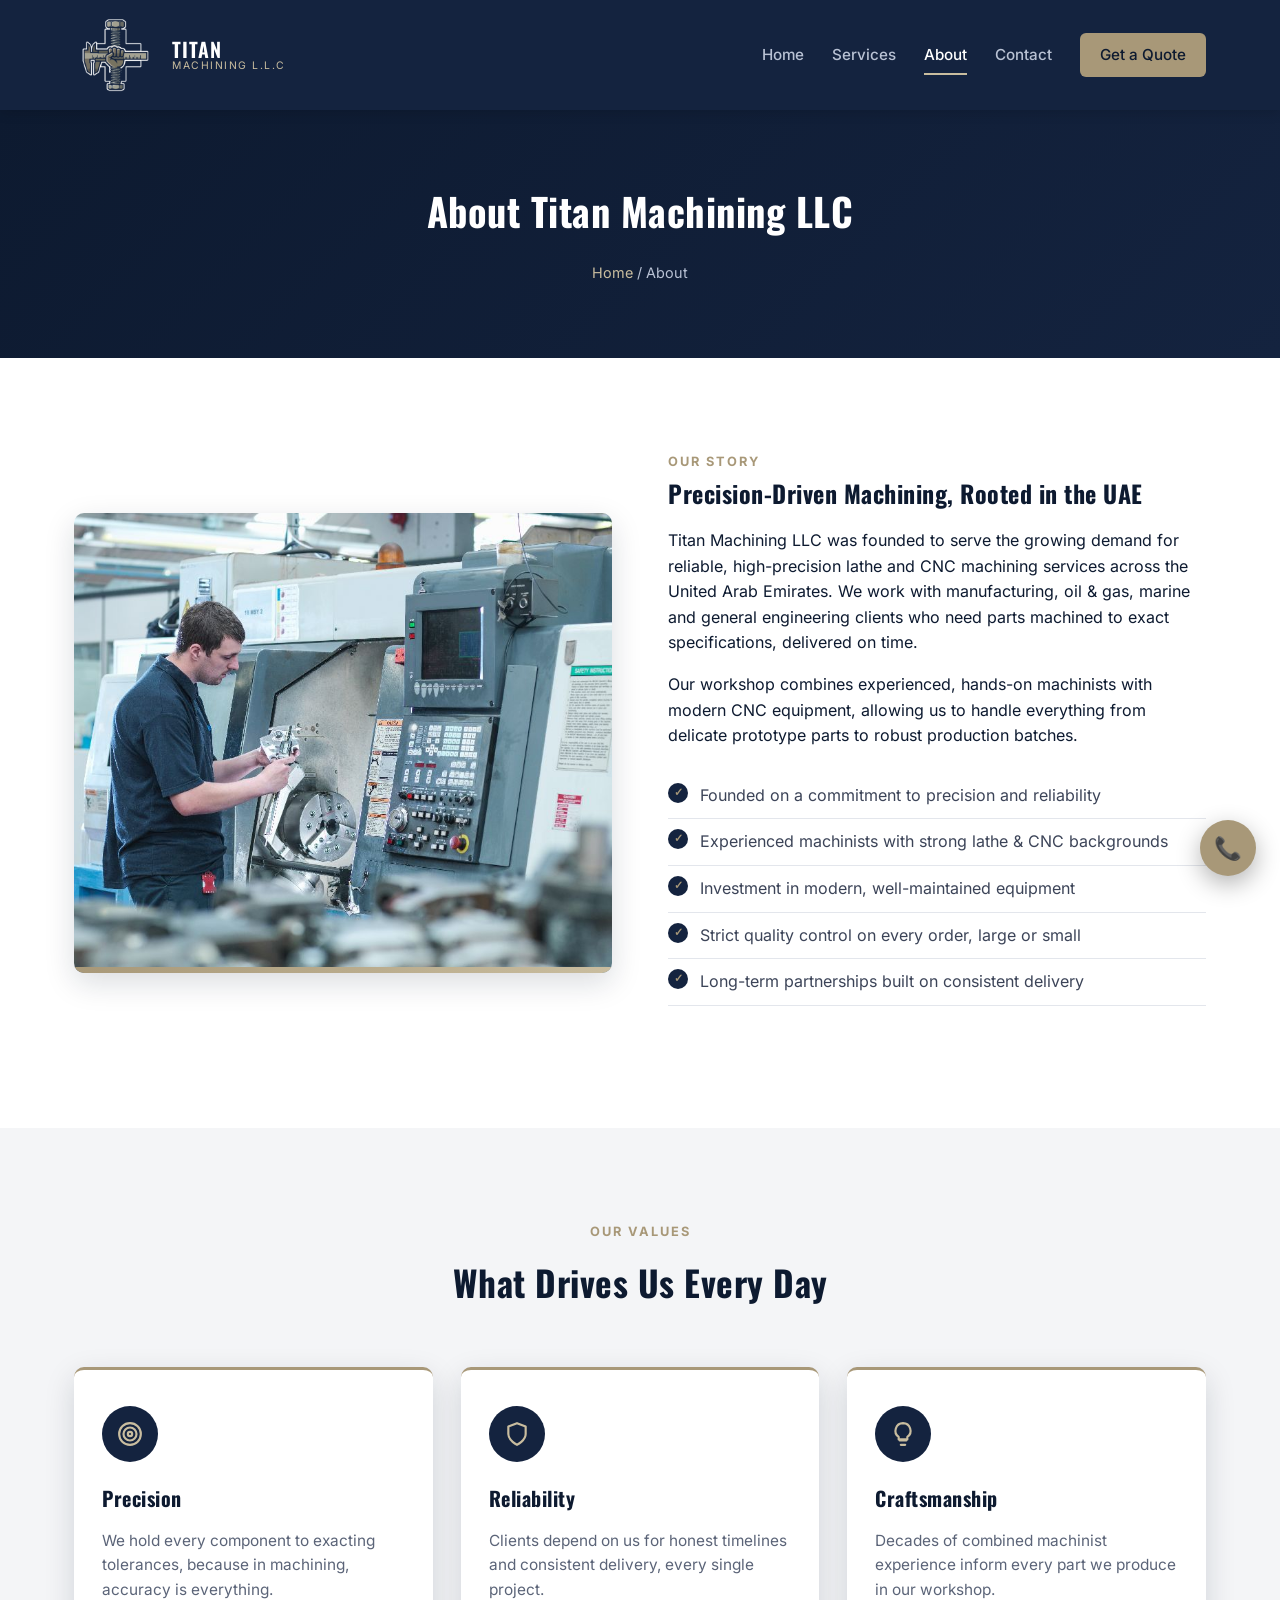
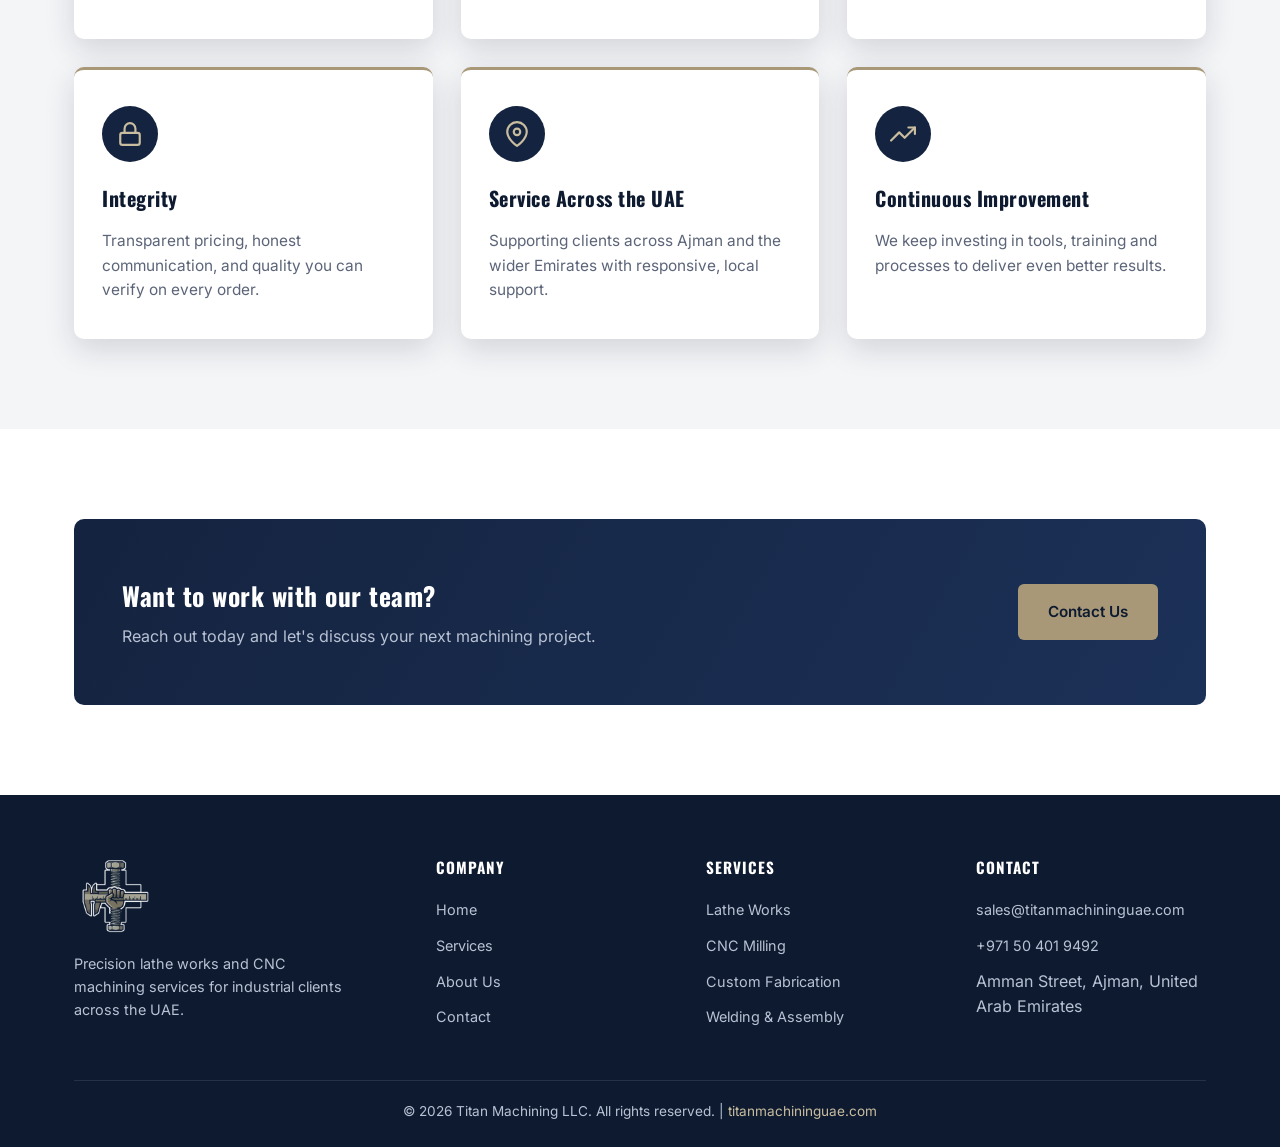
<file: about.html>
<!DOCTYPE html>
<html lang="en">
<head>
<meta charset="UTF-8">
<meta http-equiv="refresh" content="0; url=/about/">
<link rel="canonical" href="https://titanmachininguae.com/about/">
<title>Redirecting...</title>
</head>
<body>
<p>This page has moved to <a href="/about/">https://titanmachininguae.com/about/</a>.</p>
</body>
</html>
</file>
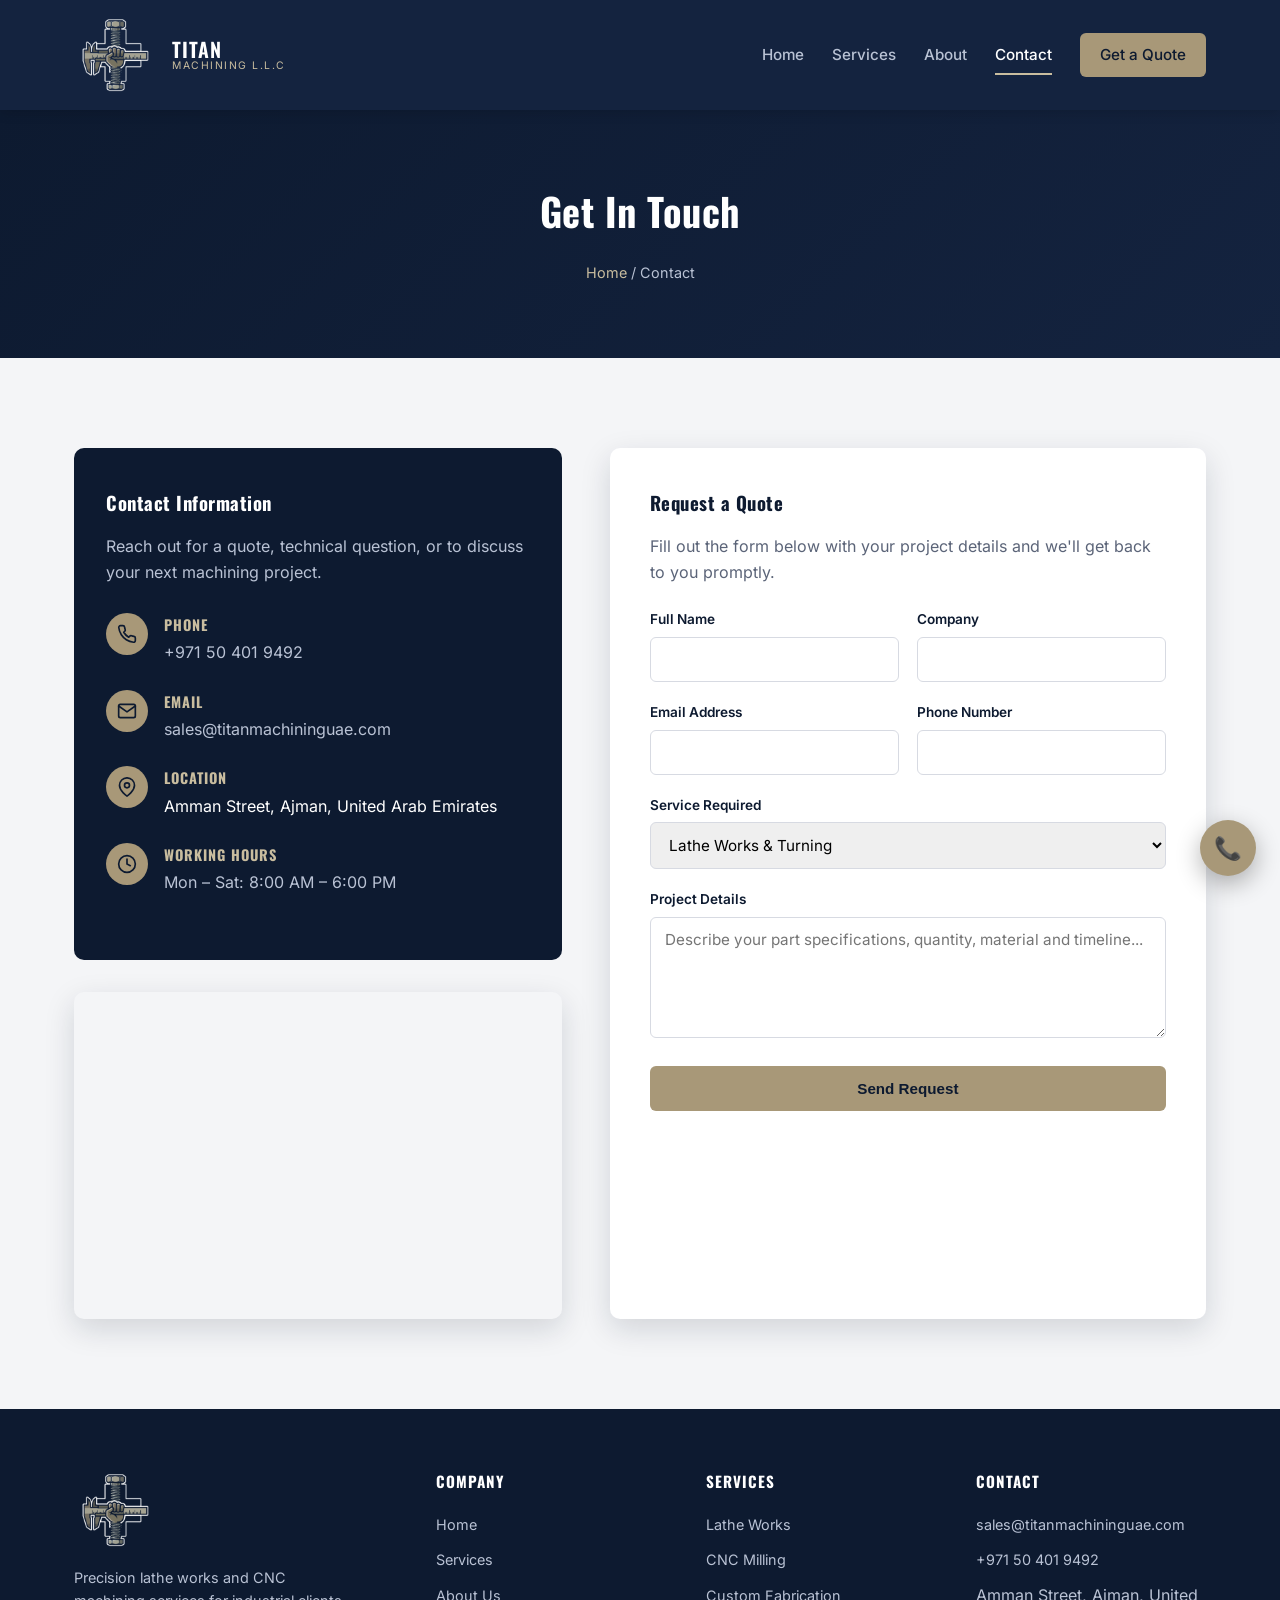
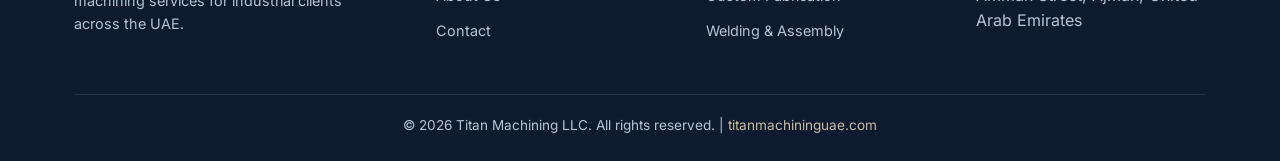
<file: contact.html>
<!DOCTYPE html>
<html lang="en">
<head>
<meta charset="UTF-8">
<meta http-equiv="refresh" content="0; url=/contact/">
<link rel="canonical" href="https://titanmachininguae.com/contact/">
<title>Redirecting...</title>
</head>
<body>
<p>This page has moved to <a href="/contact/">https://titanmachininguae.com/contact/</a>.</p>
</body>
</html>
</file>
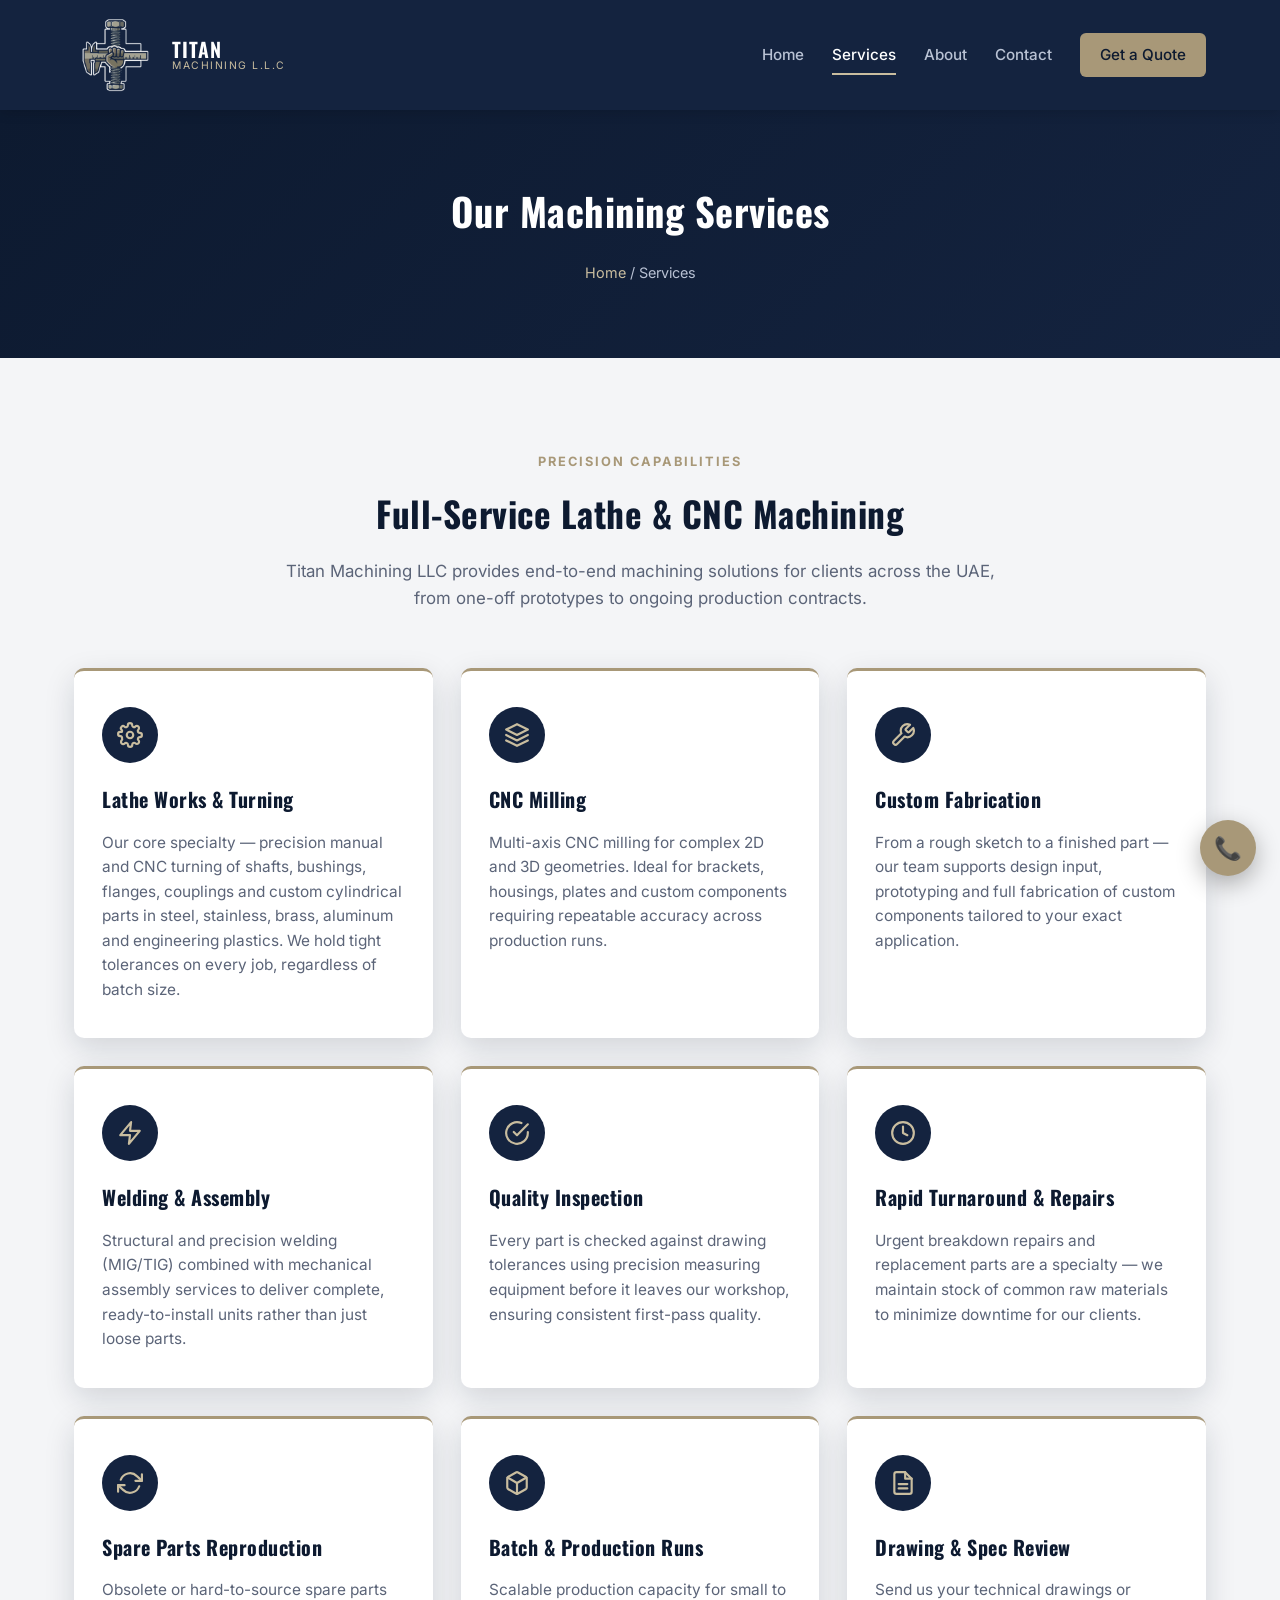
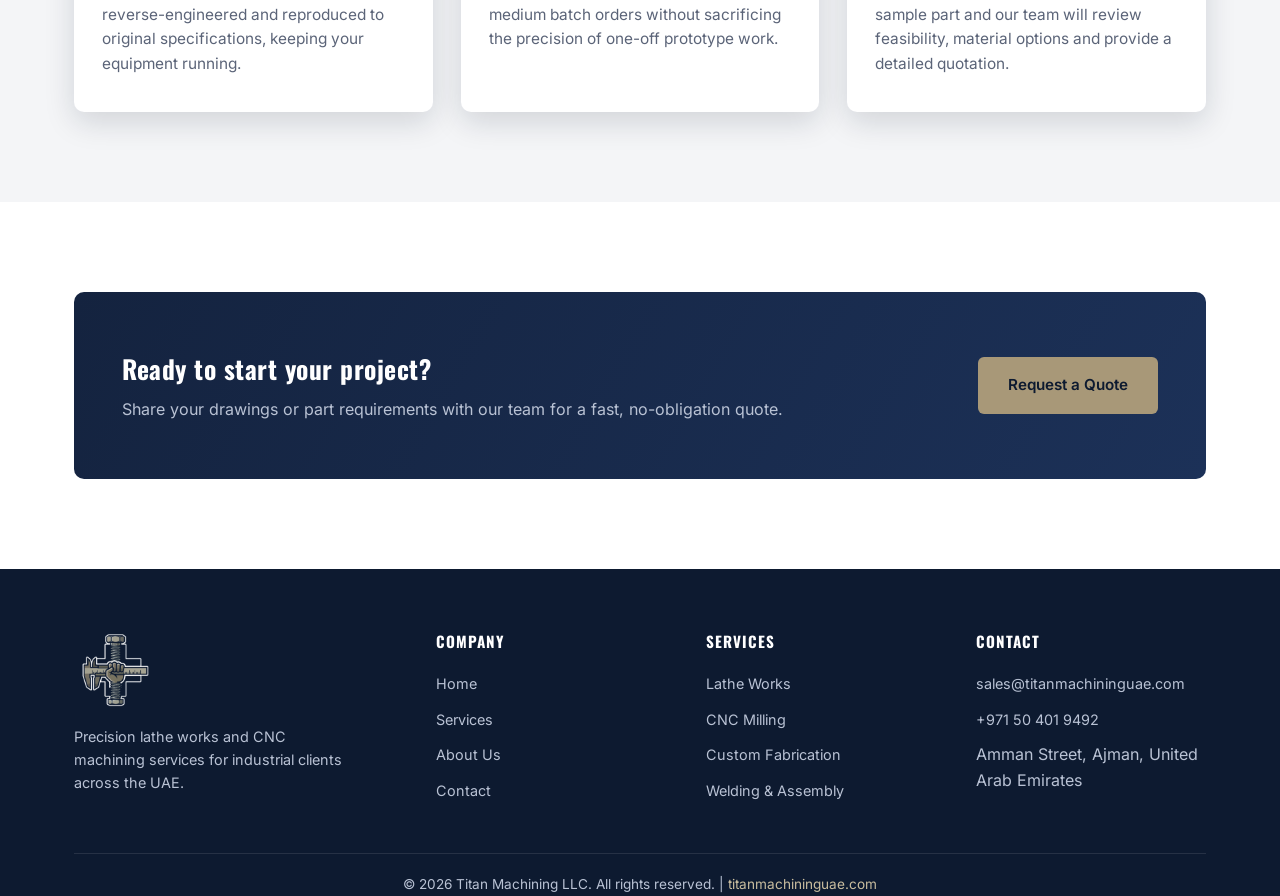
<file: services.html>
<!DOCTYPE html>
<html lang="en">
<head>
<meta charset="UTF-8">
<meta http-equiv="refresh" content="0; url=/services/">
<link rel="canonical" href="https://titanmachininguae.com/services/">
<title>Redirecting...</title>
</head>
<body>
<p>This page has moved to <a href="/services/">https://titanmachininguae.com/services/</a>.</p>
</body>
</html>
</file>
<file: css/style.css>
/* ===== Titan Machining LLC — Stylesheet ===== */

@font-face {
  font-family: 'Inter';
  font-style: normal;
  font-weight: 400 700;
  font-display: swap;
  src: url('../fonts/inter-latin.woff2') format('woff2');
  unicode-range: U+0000-00FF, U+0131, U+0152-0153, U+02BB-02BC, U+02C6, U+02DA, U+02DC, U+0304, U+0308, U+0329, U+2000-206F, U+20AC, U+2122, U+2191, U+2193, U+2212, U+2215, U+FEFF, U+FFFD;
}

@font-face {
  font-family: 'Oswald';
  font-style: normal;
  font-weight: 500 700;
  font-display: swap;
  src: url('../fonts/oswald-latin.woff2') format('woff2');
  unicode-range: U+0000-00FF, U+0131, U+0152-0153, U+02BB-02BC, U+02C6, U+02DA, U+02DC, U+0304, U+0308, U+0329, U+2000-206F, U+20AC, U+2122, U+2191, U+2193, U+2212, U+2215, U+FEFF, U+FFFD;
}

:root {
  --navy: #14233f;
  --navy-dark: #0d1a30;
  --navy-light: #1c3158;
  --bronze: #a89878;
  --bronze-light: #c9bd9f;
  --white: #ffffff;
  --off-white: #f4f5f7;
  --text-muted: #b9c2d4;
  --max-width: 1180px;
  --radius: 10px;
  --shadow: 0 10px 30px rgba(13, 26, 48, 0.15);
  --transition: 0.25s ease;
}

* { box-sizing: border-box; }
html { scroll-behavior: smooth; }

body {
  margin: 0;
  font-family: 'Inter', -apple-system, BlinkMacSystemFont, 'Segoe UI', Roboto, Helvetica, Arial, sans-serif;
  color: var(--navy-dark);
  background: var(--off-white);
  line-height: 1.6;
}

h1, h2, h3, h4 {
  font-family: 'Oswald', 'Inter', sans-serif;
  letter-spacing: 0.5px;
  margin: 0 0 0.5em;
  color: var(--navy-dark);
}

a { color: inherit; text-decoration: none; }
img { max-width: 100%; display: block; }

.container {
  width: 100%;
  max-width: var(--max-width);
  margin: 0 auto;
  padding: 0 24px;
}

/* ===== Header ===== */
.site-header {
  position: sticky;
  top: 0;
  z-index: 1000;
  background: var(--navy);
  box-shadow: 0 2px 12px rgba(0,0,0,0.15);
}

.navbar {
  display: flex;
  align-items: center;
  justify-content: space-between;
  padding: 14px 24px;
  max-width: var(--max-width);
  margin: 0 auto;
}

.brand {
  display: flex;
  align-items: center;
  gap: 12px;
}

.brand img {
  height: 82px;
  width: auto;
}

.brand-text {
  display: flex;
  flex-direction: column;
  line-height: 1.1;
}

.brand-text .name {
  color: var(--white);
  font-family: 'Oswald', sans-serif;
  font-size: 1.25rem;
  font-weight: 600;
  letter-spacing: 1px;
}

.brand-text .tagline {
  color: var(--bronze-light);
  font-size: 0.65rem;
  letter-spacing: 1.5px;
  text-transform: uppercase;
}

.nav-links {
  display: flex;
  align-items: center;
  gap: 28px;
}

.nav-links a {
  color: var(--text-muted);
  font-weight: 500;
  font-size: 0.95rem;
  transition: color var(--transition);
  position: relative;
}

.nav-links a:hover,
.nav-links a.active {
  color: var(--white);
}

.nav-links a.active::after {
  content: "";
  position: absolute;
  left: 0; bottom: -8px;
  width: 100%; height: 2px;
  background: var(--bronze-light);
}

.nav-cta {
  background: var(--bronze);
  color: var(--navy-dark) !important;
  padding: 10px 20px;
  border-radius: 6px;
  font-weight: 600;
  transition: background var(--transition), transform var(--transition);
}

.nav-cta:hover {
  background: var(--bronze-light);
  transform: translateY(-1px);
}

.nav-toggle {
  display: none;
  background: none;
  border: none;
  color: var(--white);
  font-size: 1.6rem;
  cursor: pointer;
}

/* ===== Hero ===== */
.hero {
  background: linear-gradient(135deg, var(--navy-dark) 0%, var(--navy) 60%, var(--navy-light) 100%);
  color: var(--white);
  padding: 110px 0 90px;
  position: relative;
  overflow: hidden;
}

.hero::after {
  content: "";
  position: absolute;
  right: -120px; top: -120px;
  width: 420px; height: 420px;
  border: 2px solid rgba(201, 189, 159, 0.12);
  border-radius: 50%;
}

.hero-inner {
  display: grid;
  grid-template-columns: 1.1fr 0.9fr;
  gap: 48px;
  align-items: center;
  position: relative;
  z-index: 2;
}

.hero-eyebrow {
  display: inline-block;
  color: var(--bronze-light);
  text-transform: uppercase;
  font-size: 0.8rem;
  letter-spacing: 2px;
  font-weight: 600;
  margin-bottom: 16px;
}

.hero h1 {
  color: var(--white);
  font-size: 3rem;
  line-height: 1.15;
  margin-bottom: 20px;
}

.hero h1 span { color: var(--bronze-light); }

.hero p.lead {
  color: var(--text-muted);
  font-size: 1.1rem;
  max-width: 540px;
  margin-bottom: 32px;
}

.btn-group { display: flex; gap: 16px; flex-wrap: wrap; }

.btn {
  display: inline-block;
  padding: 14px 28px;
  border-radius: 6px;
  font-weight: 600;
  font-size: 0.95rem;
  transition: all var(--transition);
  border: 2px solid transparent;
}

.btn-primary {
  background: var(--bronze);
  color: var(--navy-dark);
}
.btn-primary:hover { background: var(--bronze-light); transform: translateY(-2px); }

.btn-outline {
  border-color: rgba(255,255,255,0.4);
  color: var(--white);
}
.btn-outline:hover { border-color: var(--bronze-light); color: var(--bronze-light); }

.hero-visual {
  display: flex;
  justify-content: center;
  align-items: center;
}

.hero-visual img {
  max-width: 320px;
  filter: drop-shadow(0 20px 40px rgba(0,0,0,0.4));
}

.hero-photo-frame {
  position: relative;
  width: 100%;
  max-width: 460px;
  border-radius: var(--radius);
  overflow: hidden;
  box-shadow: 0 25px 60px rgba(0,0,0,0.45);
  border: 1px solid rgba(201, 189, 159, 0.25);
}

.hero-photo-frame::before {
  content: "";
  position: absolute;
  top: 14px; left: 14px;
  width: calc(100% - 14px);
  height: calc(100% - 14px);
  border: 2px solid var(--bronze-light);
  border-radius: var(--radius);
  z-index: 2;
  pointer-events: none;
  opacity: 0.7;
}

.hero-photo-frame img {
  width: 100%;
  height: 360px;
  object-fit: cover;
  display: block;
  transform: scale(1.02);
  transition: transform 0.4s ease;
}

.hero-photo-frame:hover img {
  transform: scale(1.06);
}

.hero-stats {
  display: flex;
  gap: 40px;
  margin-top: 48px;
  flex-wrap: wrap;
}

.hero-stats .stat strong {
  display: block;
  font-size: 2rem;
  color: var(--bronze-light);
  font-family: 'Oswald', sans-serif;
}

.hero-stats .stat span {
  color: var(--text-muted);
  font-size: 0.85rem;
  text-transform: uppercase;
  letter-spacing: 1px;
}

/* ===== Sections ===== */
section { padding: 90px 0; }
.section-light { background: var(--off-white); }
.section-dark { background: var(--navy-dark); color: var(--white); }
.section-white { background: var(--white); }

.error-hero { padding: 130px 0; }
.error-hero .container { text-align: center; }
.error-hero h1 { font-size: 2.6rem; }
.error-hero .lead { margin: 0 auto 32px; }
.error-hero .btn-group { justify-content: center; }

.section-head {
  text-align: center;
  max-width: 720px;
  margin: 0 auto 56px;
}

.eyebrow {
  color: var(--bronze);
  text-transform: uppercase;
  font-size: 0.8rem;
  font-weight: 700;
  letter-spacing: 2px;
}

.section-head .eyebrow {
  margin-bottom: 12px;
  display: inline-block;
}

.section-head h2 {
  font-size: 2.2rem;
}

.section-head p {
  color: #5b6478;
  font-size: 1.05rem;
}

.section-dark .section-head p { color: var(--text-muted); }

/* ===== Services grid ===== */
.services-grid {
  display: grid;
  grid-template-columns: repeat(3, 1fr);
  gap: 28px;
}

.service-card {
  background: var(--white);
  border-radius: var(--radius);
  padding: 36px 28px;
  box-shadow: var(--shadow);
  border-top: 3px solid var(--bronze);
  transition: transform var(--transition), box-shadow var(--transition);
}

.service-card:hover {
  transform: translateY(-6px);
  box-shadow: 0 18px 40px rgba(13,26,48,0.2);
}

.service-card .icon {
  width: 56px; height: 56px;
  border-radius: 50%;
  background: var(--navy);
  color: var(--bronze-light);
  display: flex; align-items: center; justify-content: center;
  font-size: 1.5rem;
  margin-bottom: 20px;
}

.icon-svg {
  width: 26px;
  height: 26px;
  flex-shrink: 0;
}

.feature-item .icon-svg,
.service-card .icon-svg {
  width: 26px;
  height: 26px;
}

.contact-detail .icon-svg {
  width: 20px;
  height: 20px;
}

.service-card h3 { font-size: 1.25rem; margin-bottom: 10px; }
.service-card p { color: #5b6478; font-size: 0.96rem; margin-bottom: 0;}

/* ===== About ===== */
.about-grid {
  display: grid;
  grid-template-columns: 1fr 1fr;
  gap: 56px;
  align-items: center;
}

.about-image {
  position: relative;
  border-radius: var(--radius);
  overflow: hidden;
  box-shadow: var(--shadow);
}

.about-image::after {
  content: "";
  position: absolute;
  bottom: 0; left: 0;
  width: 100%; height: 6px;
  background: linear-gradient(90deg, var(--bronze), var(--bronze-light));
}

.about-image img {
  width: 100%;
  height: 460px;
  object-fit: cover;
  display: block;
}

.about-list {
  list-style: none;
  padding: 0;
  margin: 24px 0 32px;
}

.about-list li {
  padding: 10px 0 10px 32px;
  position: relative;
  color: #3c4458;
  border-bottom: 1px solid #e3e6ec;
}

.about-list li::before {
  content: "\2713";
  position: absolute;
  left: 0; top: 10px;
  color: var(--bronze);
  font-weight: 700;
  background: var(--navy);
  width: 20px; height: 20px;
  border-radius: 50%;
  display: flex; align-items: center; justify-content: center;
  font-size: 0.7rem;
}

/* ===== Why choose us strip ===== */
.feature-strip {
  display: grid;
  grid-template-columns: repeat(4, 1fr);
  gap: 24px;
}

.feature-item {
  text-align: center;
  padding: 28px 16px;
}

.feature-item .num {
  font-family: 'Oswald', sans-serif;
  font-size: 2.4rem;
  color: var(--bronze-light);
  margin-bottom: 8px;
}

.feature-item h4 { color: var(--white); font-size: 1rem; margin-bottom: 6px;}
.feature-item p { color: var(--text-muted); font-size: 0.88rem; margin: 0;}

/* ===== Industries ===== */
.industries-grid {
  display: grid;
  grid-template-columns: repeat(4, 1fr);
  gap: 20px;
}

.industry-card {
  background: var(--white);
  border-radius: var(--radius);
  padding: 24px 18px;
  text-align: center;
  box-shadow: 0 4px 16px rgba(13,26,48,0.08);
  font-weight: 600;
  color: var(--navy-dark);
  font-size: 0.95rem;
}

/* ===== CTA banner ===== */
.cta-banner {
  background: linear-gradient(120deg, var(--navy) 0%, var(--navy-light) 100%);
  color: var(--white);
  border-radius: var(--radius);
  padding: 56px 48px;
  display: flex;
  align-items: center;
  justify-content: space-between;
  gap: 32px;
  flex-wrap: wrap;
}

.cta-banner h3 { color: var(--white); font-size: 1.6rem; margin-bottom: 8px; }
.cta-banner p { color: var(--text-muted); margin: 0; }

/* ===== Contact ===== */
.contact-grid {
  display: grid;
  grid-template-columns: 0.9fr 1.1fr;
  gap: 48px;
}

.contact-info-card {
  background: var(--navy-dark);
  color: var(--white);
  border-radius: var(--radius);
  padding: 40px 32px;
}

.contact-info-card h3 { color: var(--white); }
.contact-info-card .subtitle { color: var(--text-muted); margin-bottom: 28px; }

.contact-detail {
  display: flex;
  gap: 16px;
  margin-bottom: 24px;
  align-items: flex-start;
}

.contact-detail .icon {
  width: 42px; height: 42px;
  background: var(--bronze);
  color: var(--navy-dark);
  border-radius: 50%;
  display: flex; align-items: center; justify-content: center;
  flex-shrink: 0;
  font-size: 1.1rem;
}

.contact-detail h4 { color: var(--bronze-light); font-size: 0.9rem; margin-bottom: 4px; text-transform: uppercase; letter-spacing: 1px;}
.contact-detail p, .contact-detail a { color: var(--text-muted); margin: 0; }
.contact-detail a:hover { color: var(--white); }

.contact-form {
  background: var(--white);
  border-radius: var(--radius);
  padding: 40px;
  box-shadow: var(--shadow);
}

.contact-form .subtitle { color: #5b6478; margin-bottom: 24px; }
.contact-form .btn-submit { width: 100%; border: none; cursor: pointer; }

.form-row { display: grid; grid-template-columns: 1fr 1fr; gap: 18px; }

.form-group { margin-bottom: 20px; }

.form-group label {
  display: block;
  font-size: 0.85rem;
  font-weight: 600;
  margin-bottom: 6px;
  color: var(--navy-dark);
}

.form-group input,
.form-group select,
.form-group textarea {
  width: 100%;
  padding: 12px 14px;
  border: 1px solid #d7dae2;
  border-radius: 6px;
  font-size: 0.95rem;
  font-family: inherit;
  transition: border-color var(--transition);
}

.form-group input:focus,
.form-group select:focus,
.form-group textarea:focus {
  outline: none;
  border-color: var(--bronze);
}

.map-embed {
  border-radius: var(--radius);
  overflow: hidden;
  margin-top: 32px;
  box-shadow: var(--shadow);
}
.map-embed iframe { width: 100%; height: 320px; border: 0; }

/* ===== Footer ===== */
.site-footer {
  background: var(--navy-dark);
  color: var(--text-muted);
  padding: 60px 0 24px;
}

.footer-grid {
  display: grid;
  grid-template-columns: 1.4fr 1fr 1fr 1fr;
  gap: 40px;
  margin-bottom: 40px;
}

.footer-brand img { height: 82px; width: auto; margin-bottom: 14px; }
.footer-brand p { font-size: 0.9rem; max-width: 280px; }

.footer-col h4 {
  color: var(--white);
  font-size: 0.95rem;
  text-transform: uppercase;
  letter-spacing: 1px;
  margin-bottom: 18px;
}

.footer-col ul { list-style: none; padding: 0; margin: 0; }
.footer-col ul li { margin-bottom: 10px; }
.footer-col a { font-size: 0.9rem; transition: color var(--transition); }
.footer-col a:hover { color: var(--bronze-light); }

address {
  font-style: normal;
  font-size: inherit;
  color: inherit;
}

.footer-bottom {
  border-top: 1px solid rgba(255,255,255,0.1);
  padding-top: 20px;
  text-align: center;
  font-size: 0.85rem;
}

.footer-bottom a { color: var(--bronze-light); }

/* ===== Breadcrumb / page hero (sub pages) ===== */
.page-hero {
  background: linear-gradient(135deg, var(--navy-dark) 0%, var(--navy) 100%);
  color: var(--white);
  padding: 70px 0 60px;
  text-align: center;
}
.page-hero h1 { color: var(--white); font-size: 2.4rem; }
.page-hero .crumb { color: var(--text-muted); font-size: 0.9rem; }
.page-hero .crumb a { color: var(--bronze-light); }

/* ===== Floating WhatsApp/call button ===== */
.float-cta {
  position: fixed;
  bottom: 24px; right: 24px;
  background: var(--bronze);
  color: var(--navy-dark);
  width: 56px; height: 56px;
  border-radius: 50%;
  display: flex; align-items: center; justify-content: center;
  font-size: 1.4rem;
  box-shadow: 0 8px 24px rgba(0,0,0,0.3);
  z-index: 999;
  transition: transform var(--transition);
}
.float-cta:hover { transform: scale(1.1); }

/* ===== Responsive ===== */
@media (max-width: 980px) {
  .hero-inner { grid-template-columns: 1fr; text-align: center; }
  .hero p.lead { margin: 0 auto 32px; }
  .btn-group { justify-content: center; }
  .hero-stats { justify-content: center; }
  .hero-visual { order: -1; }
  .services-grid { grid-template-columns: repeat(2, 1fr); }
  .about-grid { grid-template-columns: 1fr; }
  .feature-strip { grid-template-columns: repeat(2, 1fr); }
  .industries-grid { grid-template-columns: repeat(2, 1fr); }
  .contact-grid { grid-template-columns: 1fr; }
  .footer-grid { grid-template-columns: 1fr 1fr; }
}

@media (max-width: 720px) {
  .nav-links {
    position: absolute; top: 100%; left: 0; right: 0;
    background: var(--navy);
    flex-direction: column;
    padding: 20px 24px;
    gap: 18px;
    display: none;
    box-shadow: 0 12px 24px rgba(0,0,0,0.2);
  }
  .nav-links.open { display: flex; }
  .nav-toggle { display: block; }
  .hero h1 { font-size: 2.2rem; }
  .services-grid { grid-template-columns: 1fr; }
  .feature-strip { grid-template-columns: 1fr; }
  .industries-grid { grid-template-columns: 1fr; }
  .footer-grid { grid-template-columns: 1fr; gap: 28px; }
  .form-row { grid-template-columns: 1fr; }
  .cta-banner { flex-direction: column; text-align: center; }
}
</file>
